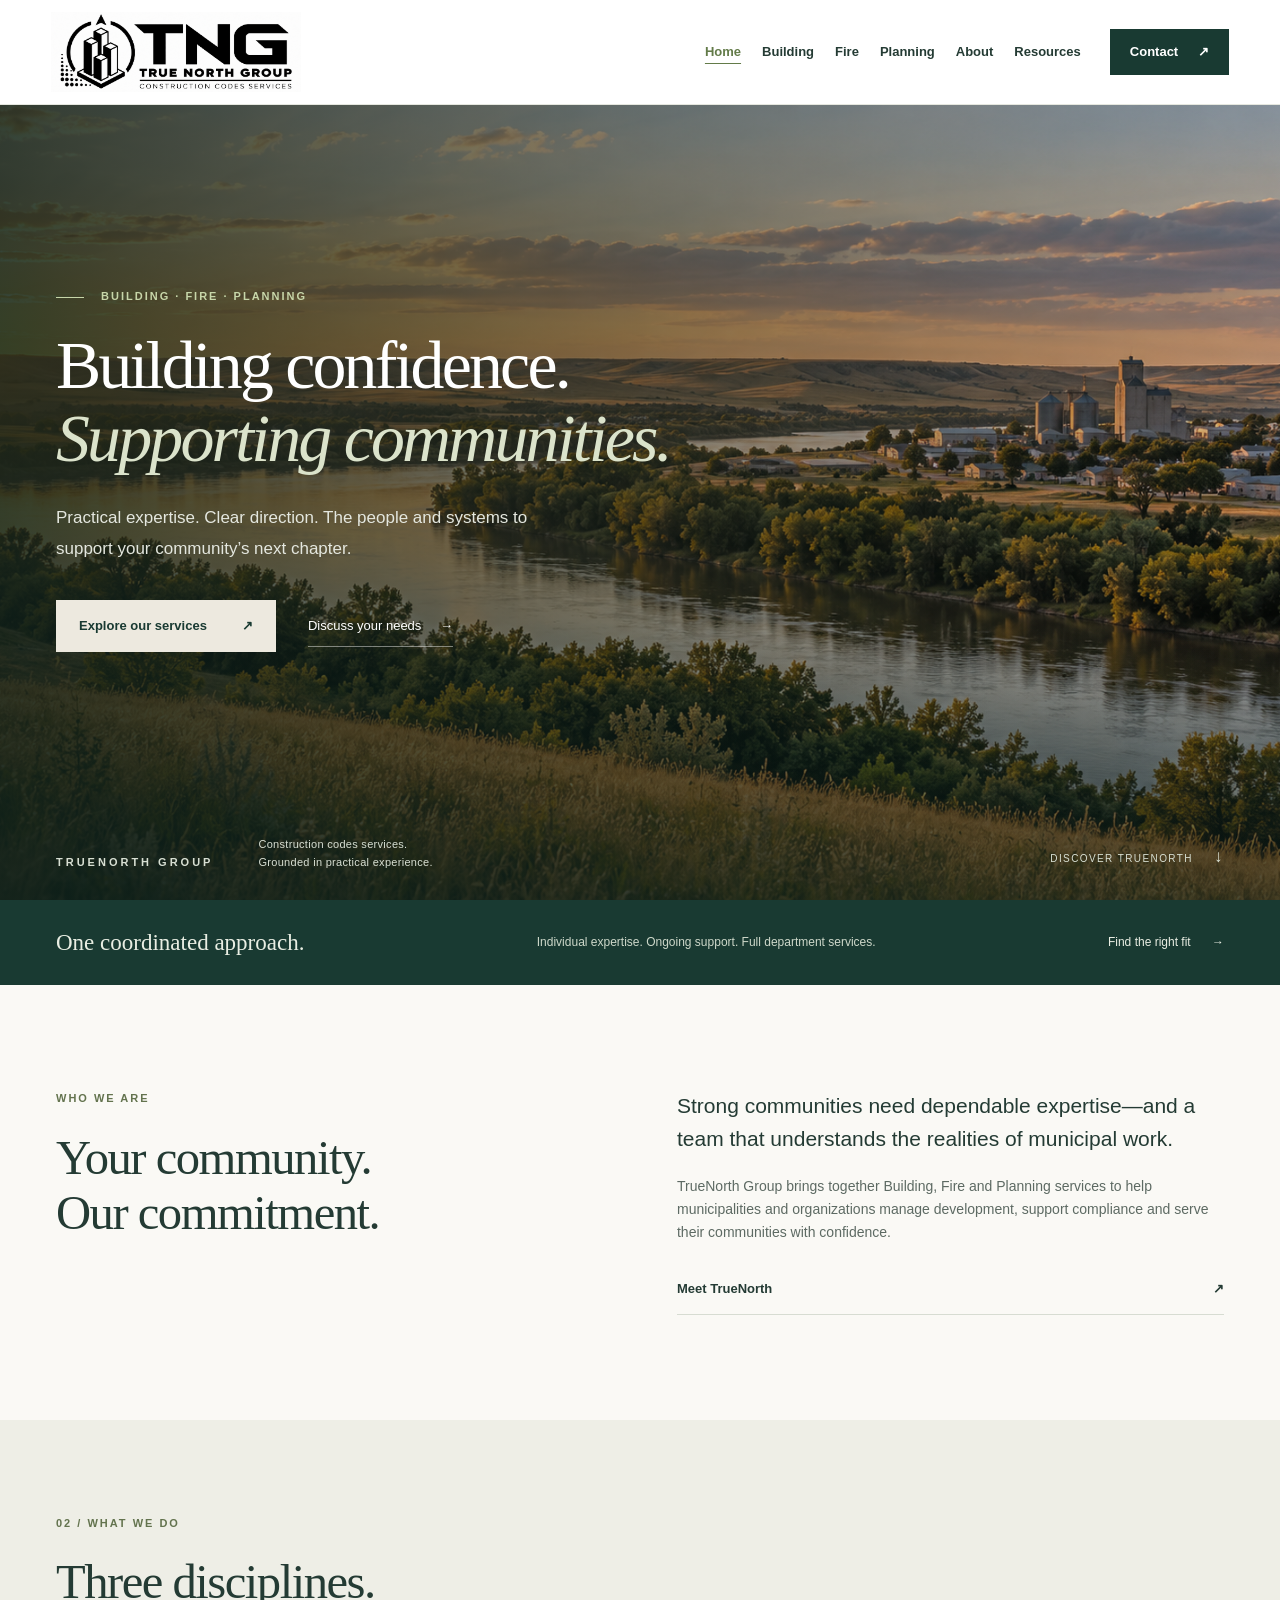
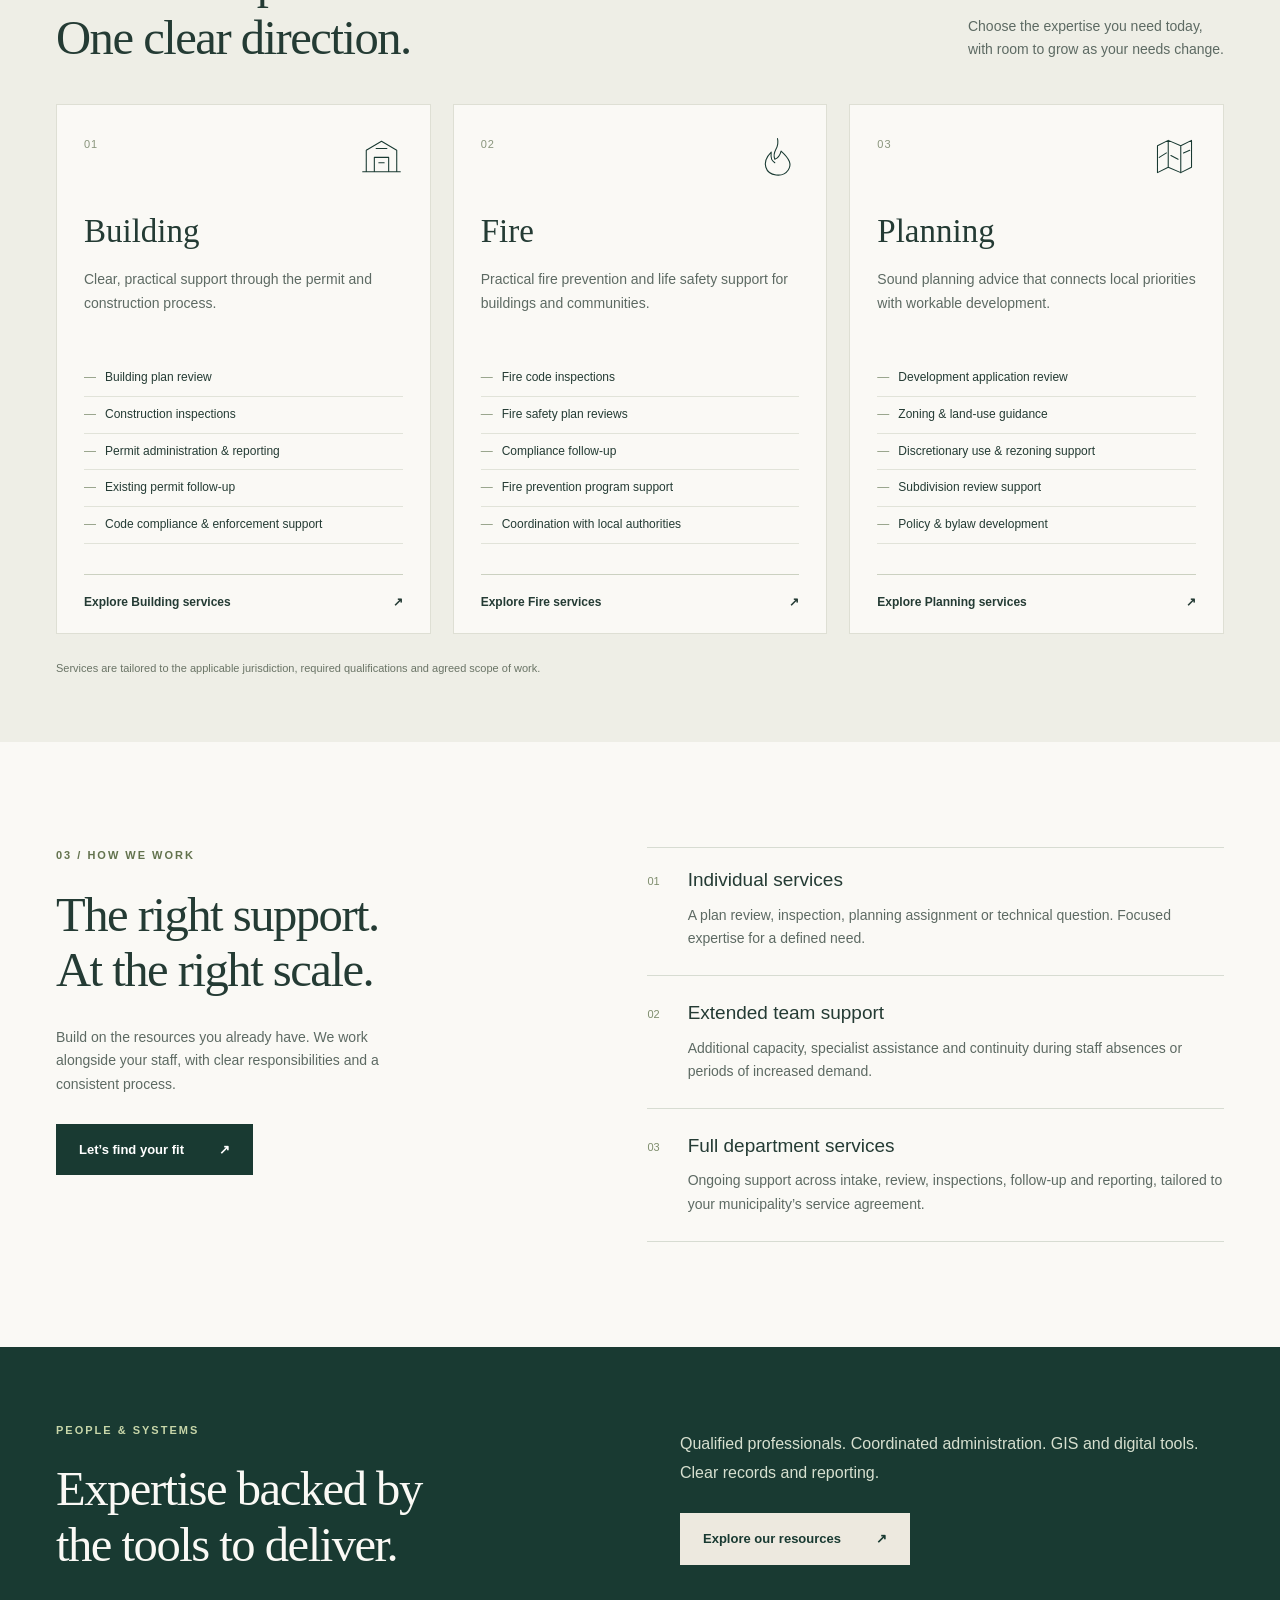
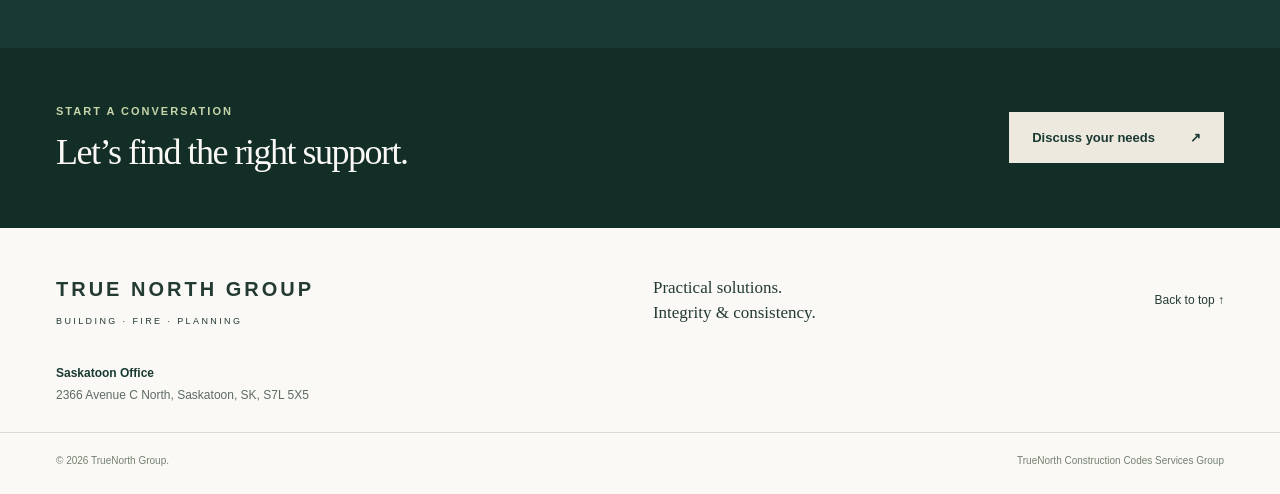
<file: index.html>
<!doctype html>
<html lang="en-CA">
<head>
<meta charset="utf-8"><meta name="viewport" content="width=device-width,initial-scale=1">
<title>Building · Fire · Planning | TrueNorth Group</title>
<meta name="description" content="Practical construction codes services and coordinated municipal support. Building confidence. Supporting communities.">
<meta name="theme-color" content="#193a32"><meta property="og:title" content="Building · Fire · Planning | TrueNorth Group"><meta property="og:description" content="Practical construction codes services and coordinated municipal support. Building confidence. Supporting communities."><meta property="og:type" content="website">
<link rel="icon" href="assets/favicon.svg" type="image/svg+xml"><link rel="stylesheet" href="styles.css">
</head>
<body id="top"><a class="skip" href="#main">Skip to content</a><header class="header"><a class="brand" href="index.html" aria-label="TrueNorth Group home"><span class="logo-window"><img src="assets/truenorth-logo.png" alt="TNG — True North Group, Construction Codes Services" width="1774" height="887"></span></a><nav aria-label="Main navigation" id="nav"><a aria-current="page" href="index.html">Home</a><a href="building.html">Building</a><a href="fire.html">Fire</a><a href="planning.html">Planning</a><a href="about.html">About</a><a href="resources.html">Resources</a><a href="contact.html" class="nav-contact">Contact <span aria-hidden="true">↗</span></a></nav><button class="menu-toggle" aria-expanded="false" aria-controls="nav" aria-label="Open navigation">Menu <span aria-hidden="true">☰</span></button></header>
<main id="main"><section class="hero" aria-labelledby="hero-title"><div class="hero-shade"></div><div class="hero-content wrap"><p class="eyebrow light"><span></span> BUILDING · FIRE · PLANNING</p><h1 id="hero-title">Building confidence.<br><em>Supporting communities.</em></h1><p class="hero-description">Practical expertise. Clear direction. The people and systems to support your community’s next chapter.</p><div class="hero-actions"><a class="button cream" href="#services">Explore our services <span aria-hidden="true">↗</span></a><a class="text-link" href="contact.html">Discuss your needs <span aria-hidden="true">→</span></a></div></div><div class="hero-bottom wrap"><span>TRUENORTH GROUP</span><span>Construction codes services.<br>Grounded in practical experience.</span><a href="about.html" aria-label="Discover TrueNorth Group">DISCOVER TRUENORTH <span aria-hidden="true">↓</span></a></div></section><div class="intro-strip"><div class="wrap strip-inner"><span>One coordinated approach.</span><p>Individual expertise. Ongoing support. Full department services.</p><a href="#approach">Find the right fit <span aria-hidden="true">→</span></a></div></div><section class="section wrap about" id="about"><div><p class="eyebrow">WHO WE ARE</p><h2>Your community.<br>Our commitment.</h2></div><div class="about-copy"><p class="large-copy">Strong communities need dependable expertise—and a team that understands the realities of municipal work.</p><p>TrueNorth Group brings together Building, Fire and Planning services to help municipalities and organizations manage development, support compliance and serve their communities with confidence.</p><a class="partner-link" href="about.html">Meet TrueNorth <span aria-hidden="true">↗</span></a></div></section><section class="services-section" id="services"><div class="wrap"><div class="section-heading"><div><p class="eyebrow">02 / WHAT WE DO</p><h2>Three disciplines.<br>One clear direction.</h2></div><p>Choose the expertise you need today,<br>with room to grow as your needs change.</p></div><div class="service-grid">
<article class="service-card"><div class="service-top"><span class="service-number">01</span><svg viewBox="0 0 48 48" aria-hidden="true"><path d="M7 41V17l17-10 17 10v24M3 41h42M16 41V25h16v16M18 15h12M21 31h6"/></svg></div><h3>Building</h3><p>Clear, practical support through the permit and construction process.</p><ul><li>Building plan review</li><li>Construction inspections</li><li>Permit administration & reporting</li><li>Existing permit follow-up</li><li>Code compliance & enforcement support</li></ul><a class="service-page-link" href="building.html">Explore Building services <span aria-hidden="true">↗</span></a></article>
<article class="service-card"><div class="service-top"><span class="service-number">02</span><svg viewBox="0 0 48 48" aria-hidden="true"><path d="M24 4c3 12-7 13-3 23 3-1 6-5 7-9 10 9 12 15 8 21-6 9-22 7-25-3-2-7 2-13 6-17-1 8 1 10 4 12"/></svg></div><h3>Fire</h3><p>Practical fire prevention and life safety support for buildings and communities.</p><ul><li>Fire code inspections</li><li>Fire safety plan reviews</li><li>Compliance follow-up</li><li>Fire prevention program support</li><li>Coordination with local authorities</li></ul><a class="service-page-link" href="fire.html">Explore Fire services <span aria-hidden="true">↗</span></a></article>
<article class="service-card"><div class="service-top"><span class="service-number">03</span><svg viewBox="0 0 48 48" aria-hidden="true"><path d="m5 12 12-6 14 6 12-6v30l-12 6-14-6-12 6V12Zm12-6v30m14-24v30M7 25l8-5m5 3 8 4m6-7 7-3"/></svg></div><h3>Planning</h3><p>Sound planning advice that connects local priorities with workable development.</p><ul><li>Development application review</li><li>Zoning & land-use guidance</li><li>Discretionary use & rezoning support</li><li>Subdivision review support</li><li>Policy & bylaw development</li></ul><a class="service-page-link" href="planning.html">Explore Planning services <span aria-hidden="true">↗</span></a></article>
</div><p class="scope-note">Services are tailored to the applicable jurisdiction, required qualifications and agreed scope of work.</p></div></section><section class="section wrap approach" id="approach"><div><p class="eyebrow">03 / HOW WE WORK</p><h2>The right support.<br>At the right scale.</h2><p class="section-intro">Build on the resources you already have. We work alongside your staff, with clear responsibilities and a consistent process.</p><a class="button green" href="contact.html">Let’s find your fit <span aria-hidden="true">↗</span></a></div><div class="approach-list"><article><span>01</span><div><h3>Individual services</h3><p>A plan review, inspection, planning assignment or technical question. Focused expertise for a defined need.</p></div></article><article><span>02</span><div><h3>Extended team support</h3><p>Additional capacity, specialist assistance and continuity during staff absences or periods of increased demand.</p></div></article><article><span>03</span><div><h3>Full department services</h3><p>Ongoing support across intake, review, inspections, follow-up and reporting, tailored to your municipality’s service agreement.</p></div></article></div></section><section class="home-resources"><div class="wrap"><div><p class="eyebrow light">PEOPLE &amp; SYSTEMS</p><h2>Expertise backed by<br>the tools to deliver.</h2></div><div><p>Qualified professionals. Coordinated administration. GIS and digital tools. Clear records and reporting.</p><a class="button cream" href="resources.html">Explore our resources <span aria-hidden="true">↗</span></a></div></div></section><section class="page-cta"><div class="wrap"><div><p class="eyebrow light">START A CONVERSATION</p><h2>Let’s find the right support.</h2></div><a class="button cream" href="contact.html">Discuss your needs <span aria-hidden="true">↗</span></a></div></section></main><footer><div class="wrap footer-top"><div class="footer-wordmark">TRUE NORTH GROUP<span>BUILDING · FIRE · PLANNING</span></div><p>Practical solutions.<br>Integrity & consistency.</p><a href="#top">Back to top ↑</a></div><div class="wrap office-footer"><address><strong>Saskatoon Office</strong><br>2366 Avenue C North, Saskatoon, SK, S7L 5X5</address></div><div class="wrap footer-bottom"><span>© <span id="year">2026</span> TrueNorth Group.</span><span>TrueNorth Construction Codes Services Group</span></div></footer>
<script src="script.js"></script>
</body></html>
</file>
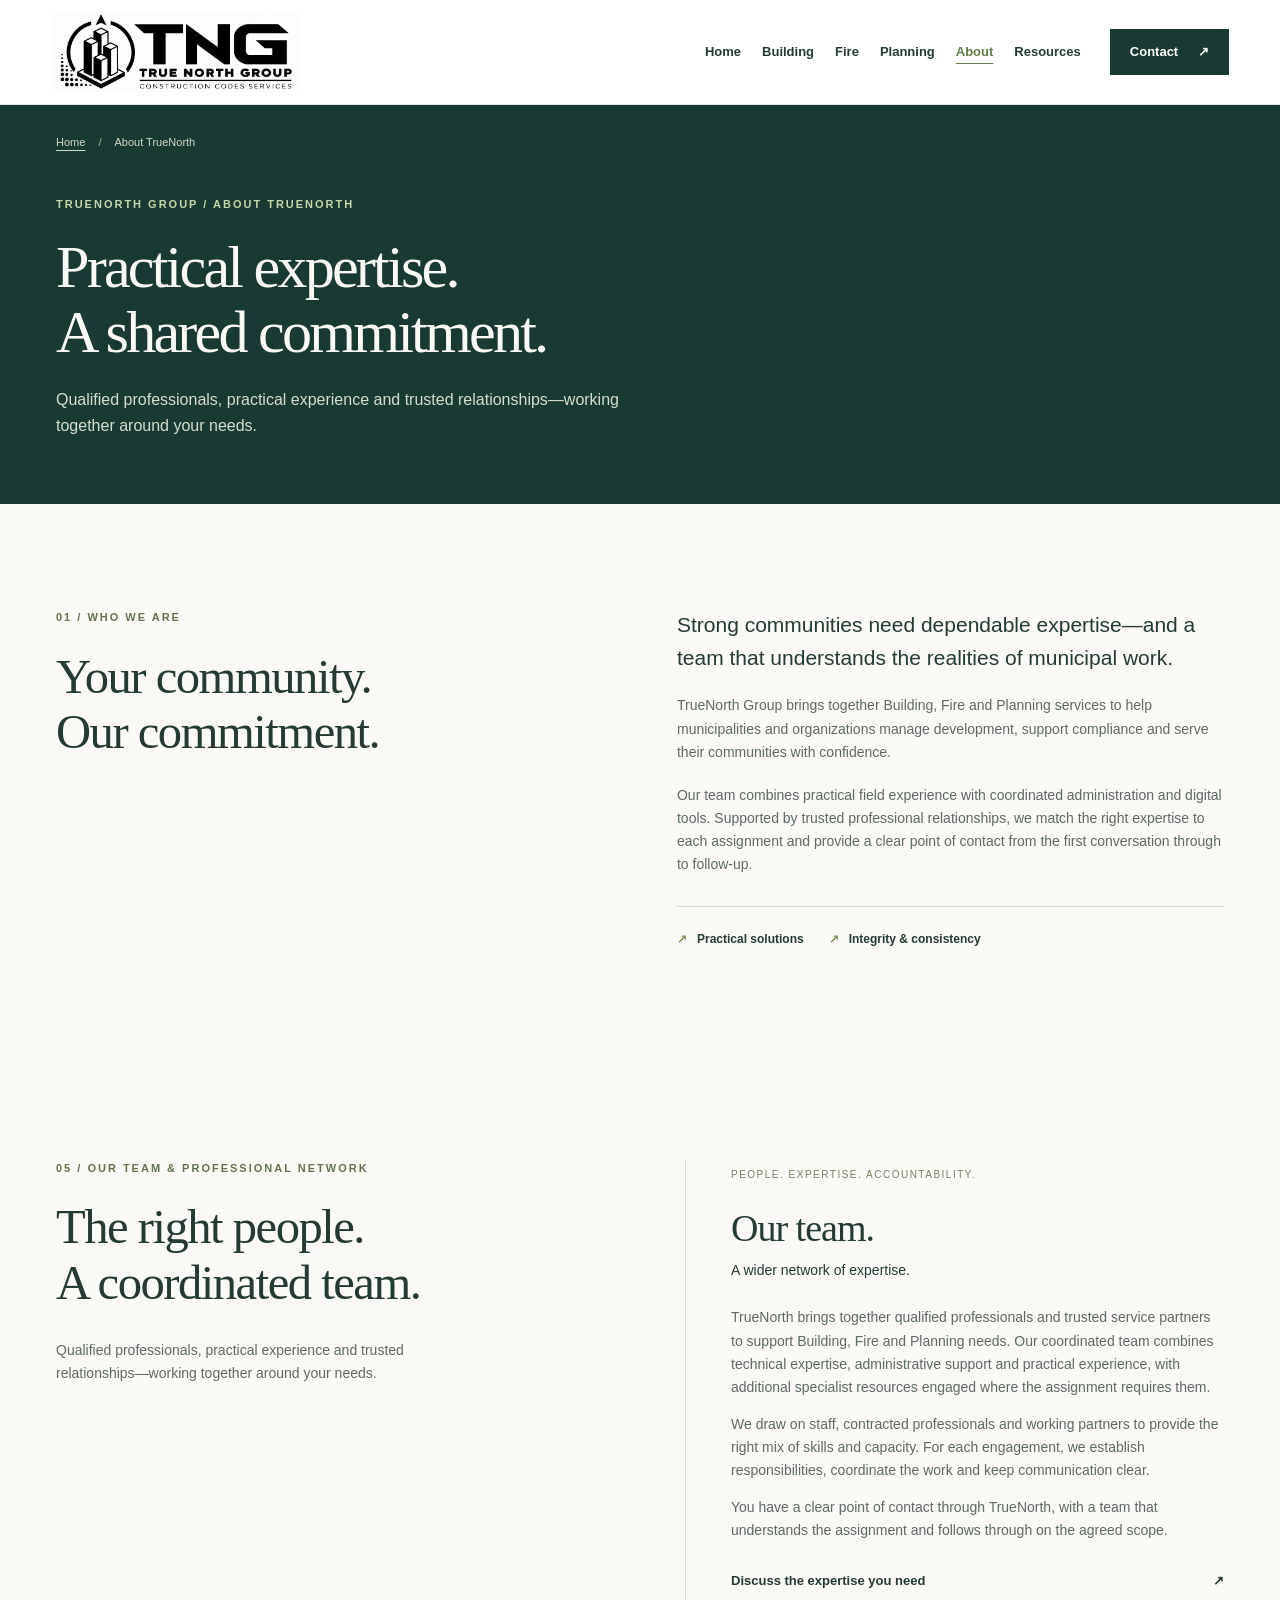
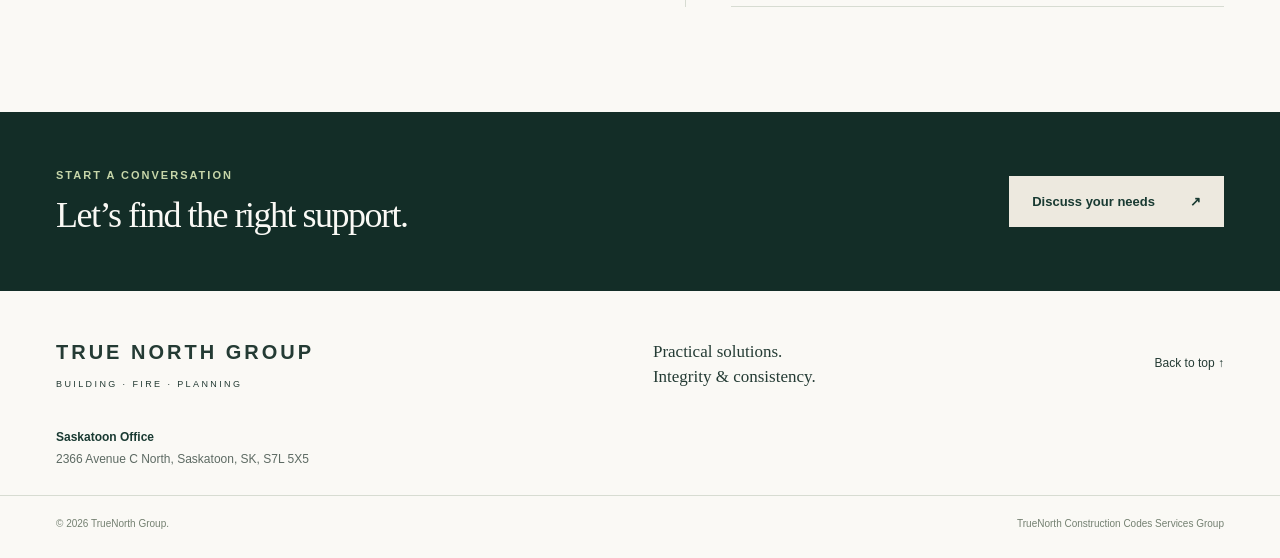
<file: about.html>
<!doctype html>
<html lang="en-CA">
<head>
<meta charset="utf-8"><meta name="viewport" content="width=device-width,initial-scale=1">
<title>About TrueNorth | TrueNorth Group</title>
<meta name="description" content="Our approach, qualified team and professional network supporting Building, Fire and Planning services.">
<meta name="theme-color" content="#193a32"><meta property="og:title" content="About TrueNorth | TrueNorth Group"><meta property="og:description" content="Our approach, qualified team and professional network supporting Building, Fire and Planning services."><meta property="og:type" content="website">
<link rel="icon" href="assets/favicon.svg" type="image/svg+xml"><link rel="stylesheet" href="styles.css">
</head>
<body id="top"><a class="skip" href="#main">Skip to content</a><header class="header"><a class="brand" href="index.html" aria-label="TrueNorth Group home"><span class="logo-window"><img src="assets/truenorth-logo.png" alt="TNG — True North Group, Construction Codes Services" width="1774" height="887"></span></a><nav aria-label="Main navigation" id="nav"><a href="index.html">Home</a><a href="building.html">Building</a><a href="fire.html">Fire</a><a href="planning.html">Planning</a><a aria-current="page" href="about.html">About</a><a href="resources.html">Resources</a><a href="contact.html" class="nav-contact">Contact <span aria-hidden="true">↗</span></a></nav><button class="menu-toggle" aria-expanded="false" aria-controls="nav" aria-label="Open navigation">Menu <span aria-hidden="true">☰</span></button></header>
<main id="main"><section class="page-hero"><div class="wrap"><p class="breadcrumbs"><a href="index.html">Home</a><span aria-hidden="true"> / </span>About TrueNorth</p><p class="eyebrow light">TRUENORTH GROUP / ABOUT TRUENORTH</p><h1>Practical expertise.<br>A shared commitment.</h1><p>Qualified professionals, practical experience and trusted relationships—working together around your needs.</p></div></section><section class="section wrap about" id="about"><div><p class="eyebrow">01 / WHO WE ARE</p><h2>Your community.<br>Our commitment.</h2></div><div class="about-copy"><p class="large-copy">Strong communities need dependable expertise—and a team that understands the realities of municipal work.</p><p>TrueNorth Group brings together Building, Fire and Planning services to help municipalities and organizations manage development, support compliance and serve their communities with confidence.</p><p>Our team combines practical field experience with coordinated administration and digital tools. Supported by trusted professional relationships, we match the right expertise to each assignment and provide a clear point of contact from the first conversation through to follow-up.</p><div class="values"><span>Practical solutions</span><span>Integrity & consistency</span></div></div></section><section class="section wrap partnership" id="team"><div><p class="eyebrow">05 / OUR TEAM &amp; PROFESSIONAL NETWORK</p><h2>The right people.<br>A coordinated team.</h2><p class="section-intro">Qualified professionals, practical experience and trusted relationships—working together around your needs.</p></div><div class="partner-panel"><span class="partner-label">PEOPLE. EXPERTISE. ACCOUNTABILITY.</span><h3 class="team-heading">Our team.<span>A wider network of expertise.</span></h3><p>TrueNorth brings together qualified professionals and trusted service partners to support Building, Fire and Planning needs. Our coordinated team combines technical expertise, administrative support and practical experience, with additional specialist resources engaged where the assignment requires them.</p><p>We draw on staff, contracted professionals and working partners to provide the right mix of skills and capacity. For each engagement, we establish responsibilities, coordinate the work and keep communication clear.</p><p>You have a clear point of contact through TrueNorth, with a team that understands the assignment and follows through on the agreed scope.</p><a class="partner-link" href="contact.html">Discuss the expertise you need <span aria-hidden="true">↗</span></a></div></section><section class="page-cta"><div class="wrap"><div><p class="eyebrow light">START A CONVERSATION</p><h2>Let’s find the right support.</h2></div><a class="button cream" href="contact.html">Discuss your needs <span aria-hidden="true">↗</span></a></div></section></main><footer><div class="wrap footer-top"><div class="footer-wordmark">TRUE NORTH GROUP<span>BUILDING · FIRE · PLANNING</span></div><p>Practical solutions.<br>Integrity & consistency.</p><a href="#top">Back to top ↑</a></div><div class="wrap office-footer"><address><strong>Saskatoon Office</strong><br>2366 Avenue C North, Saskatoon, SK, S7L 5X5</address></div><div class="wrap footer-bottom"><span>© <span id="year">2026</span> TrueNorth Group.</span><span>TrueNorth Construction Codes Services Group</span></div></footer>
<script src="script.js"></script>
</body></html>
</file>
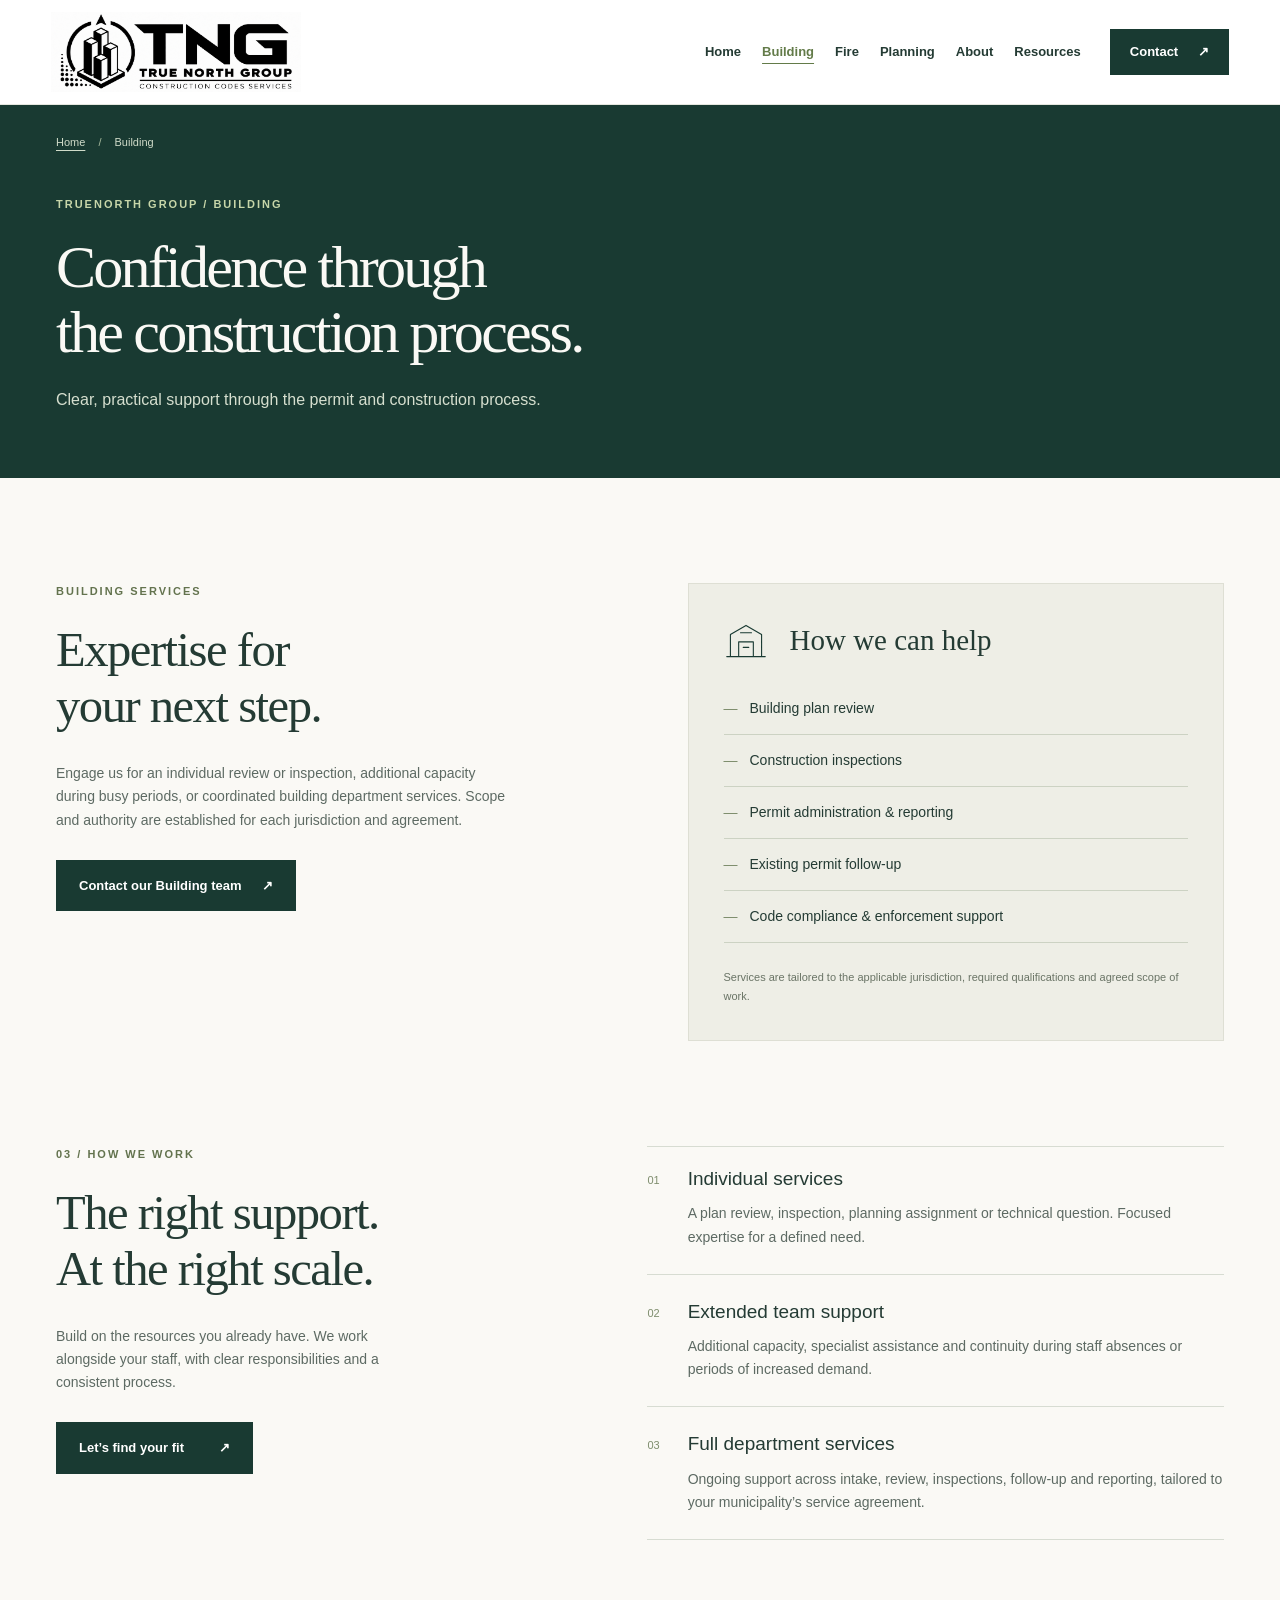
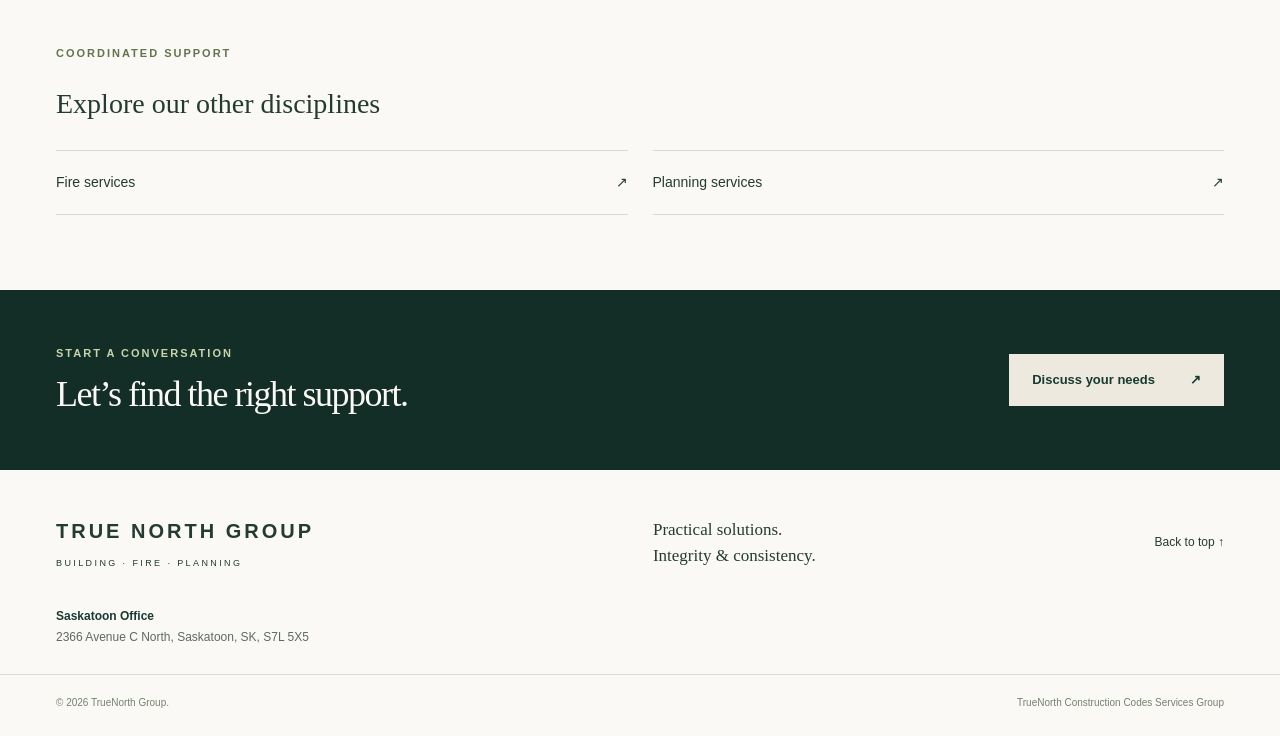
<file: building.html>
<!doctype html>
<html lang="en-CA">
<head>
<meta charset="utf-8"><meta name="viewport" content="width=device-width,initial-scale=1">
<title>Building Services | TrueNorth Group</title>
<meta name="description" content="Clear, practical support through the permit and construction process.">
<meta name="theme-color" content="#193a32"><meta property="og:title" content="Building Services | TrueNorth Group"><meta property="og:description" content="Clear, practical support through the permit and construction process."><meta property="og:type" content="website">
<link rel="icon" href="assets/favicon.svg" type="image/svg+xml"><link rel="stylesheet" href="styles.css">
</head>
<body id="top"><a class="skip" href="#main">Skip to content</a><header class="header"><a class="brand" href="index.html" aria-label="TrueNorth Group home"><span class="logo-window"><img src="assets/truenorth-logo.png" alt="TNG — True North Group, Construction Codes Services" width="1774" height="887"></span></a><nav aria-label="Main navigation" id="nav"><a href="index.html">Home</a><a aria-current="page" href="building.html">Building</a><a href="fire.html">Fire</a><a href="planning.html">Planning</a><a href="about.html">About</a><a href="resources.html">Resources</a><a href="contact.html" class="nav-contact">Contact <span aria-hidden="true">↗</span></a></nav><button class="menu-toggle" aria-expanded="false" aria-controls="nav" aria-label="Open navigation">Menu <span aria-hidden="true">☰</span></button></header>
<main id="main"><section class="page-hero"><div class="wrap"><p class="breadcrumbs"><a href="index.html">Home</a><span aria-hidden="true"> / </span>Building</p><p class="eyebrow light">TRUENORTH GROUP / BUILDING</p><h1>Confidence through<br>the construction process.</h1><p>Clear, practical support through the permit and construction process.</p></div></section><section class="section wrap service-detail"><div><p class="eyebrow">BUILDING SERVICES</p><h2>Expertise for<br>your next step.</h2><p class="section-intro">Engage us for an individual review or inspection, additional capacity during busy periods, or coordinated building department services. Scope and authority are established for each jurisdiction and agreement.</p><a class="button green" href="mailto:Building@tn-g.ca">Contact our Building team <span aria-hidden="true">↗</span></a></div><div class="service-offering"><div class="offering-title"><svg viewBox="0 0 48 48" aria-hidden="true"><path d="M7 41V17l17-10 17 10v24M3 41h42M16 41V25h16v16M18 15h12M21 31h6"/></svg><h3>How we can help</h3></div><ul><li>Building plan review</li><li>Construction inspections</li><li>Permit administration & reporting</li><li>Existing permit follow-up</li><li>Code compliance & enforcement support</li></ul><p class="scope-note">Services are tailored to the applicable jurisdiction, required qualifications and agreed scope of work.</p></div></section><section class="section wrap approach" id="approach"><div><p class="eyebrow">03 / HOW WE WORK</p><h2>The right support.<br>At the right scale.</h2><p class="section-intro">Build on the resources you already have. We work alongside your staff, with clear responsibilities and a consistent process.</p><a class="button green" href="contact.html">Let’s find your fit <span aria-hidden="true">↗</span></a></div><div class="approach-list"><article><span>01</span><div><h3>Individual services</h3><p>A plan review, inspection, planning assignment or technical question. Focused expertise for a defined need.</p></div></article><article><span>02</span><div><h3>Extended team support</h3><p>Additional capacity, specialist assistance and continuity during staff absences or periods of increased demand.</p></div></article><article><span>03</span><div><h3>Full department services</h3><p>Ongoing support across intake, review, inspections, follow-up and reporting, tailored to your municipality’s service agreement.</p></div></article></div></section><section class="related-services wrap"><p class="eyebrow">COORDINATED SUPPORT</p><h3>Explore our other disciplines</h3><div><a href="fire.html">Fire services <span aria-hidden="true">↗</span></a><a href="planning.html">Planning services <span aria-hidden="true">↗</span></a></div></section><section class="page-cta"><div class="wrap"><div><p class="eyebrow light">START A CONVERSATION</p><h2>Let’s find the right support.</h2></div><a class="button cream" href="contact.html">Discuss your needs <span aria-hidden="true">↗</span></a></div></section></main><footer><div class="wrap footer-top"><div class="footer-wordmark">TRUE NORTH GROUP<span>BUILDING · FIRE · PLANNING</span></div><p>Practical solutions.<br>Integrity & consistency.</p><a href="#top">Back to top ↑</a></div><div class="wrap office-footer"><address><strong>Saskatoon Office</strong><br>2366 Avenue C North, Saskatoon, SK, S7L 5X5</address></div><div class="wrap footer-bottom"><span>© <span id="year">2026</span> TrueNorth Group.</span><span>TrueNorth Construction Codes Services Group</span></div></footer>
<script src="script.js"></script>
</body></html>
</file>
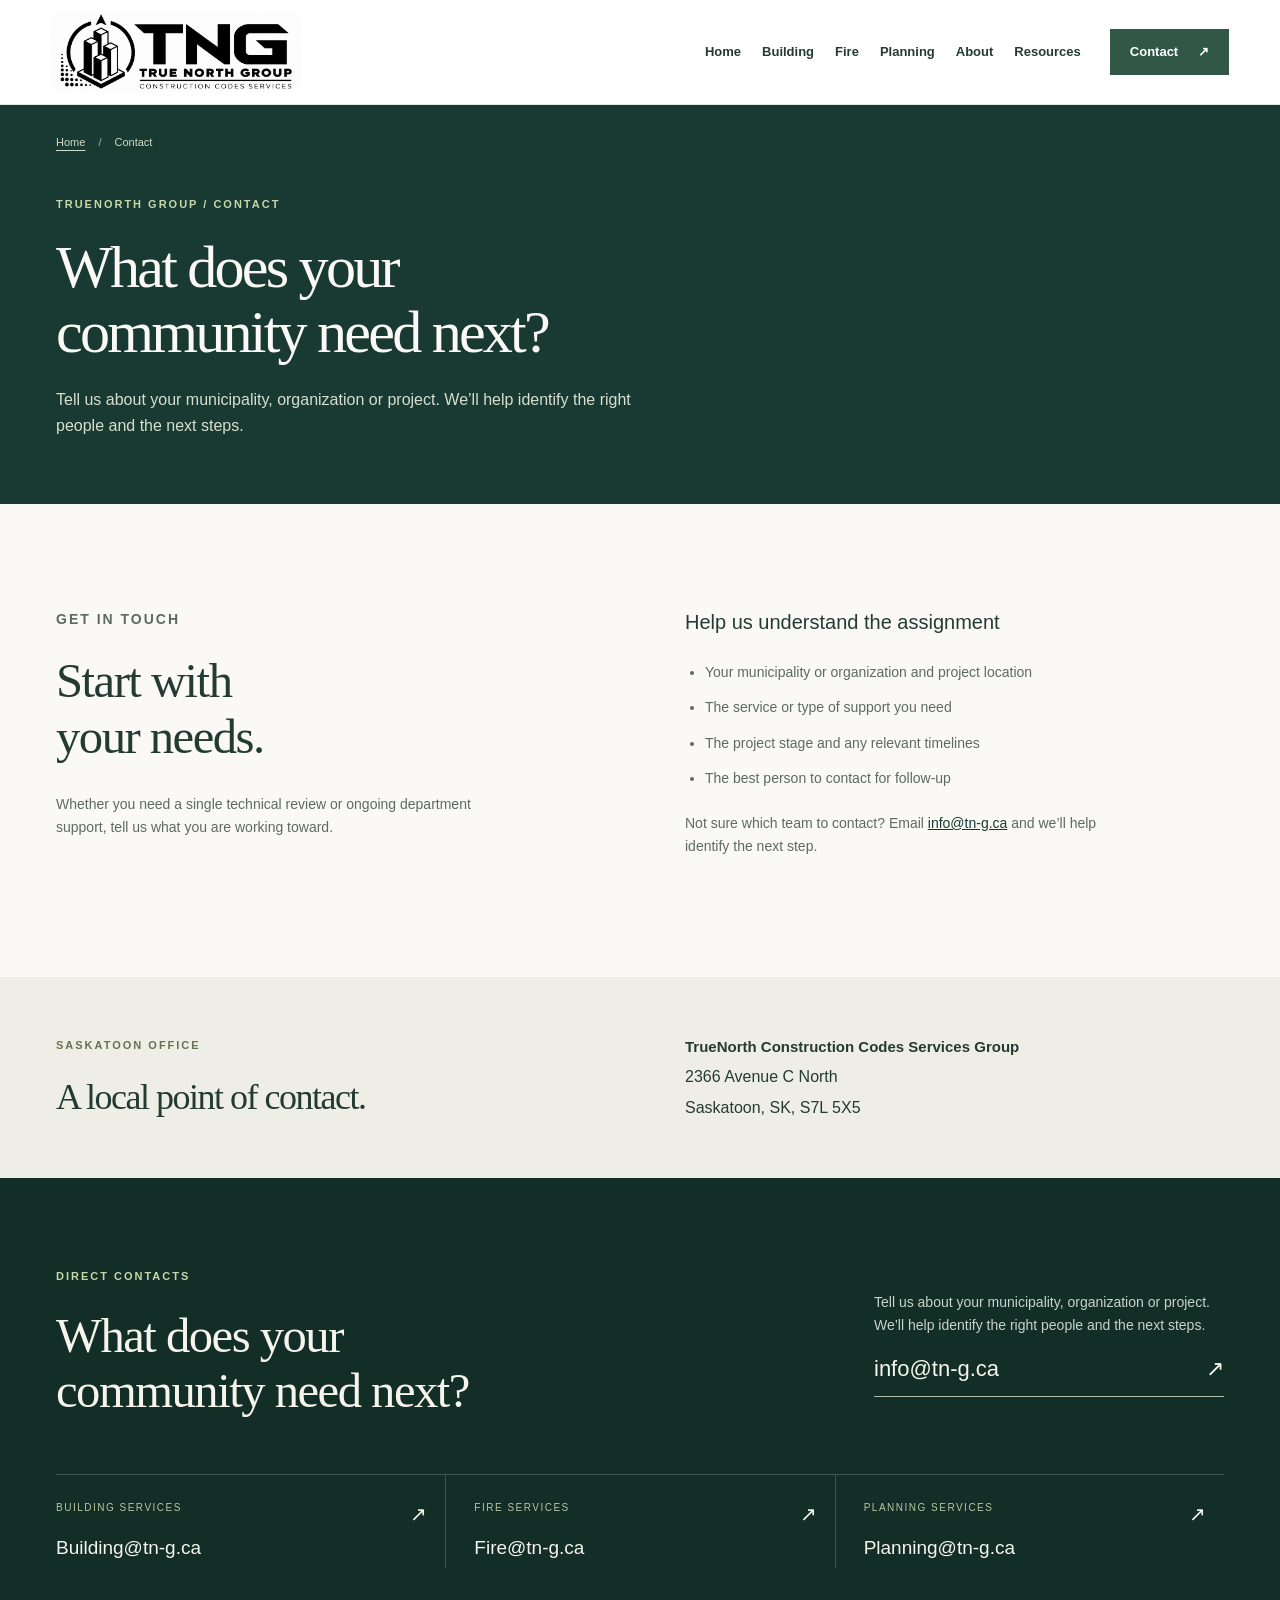
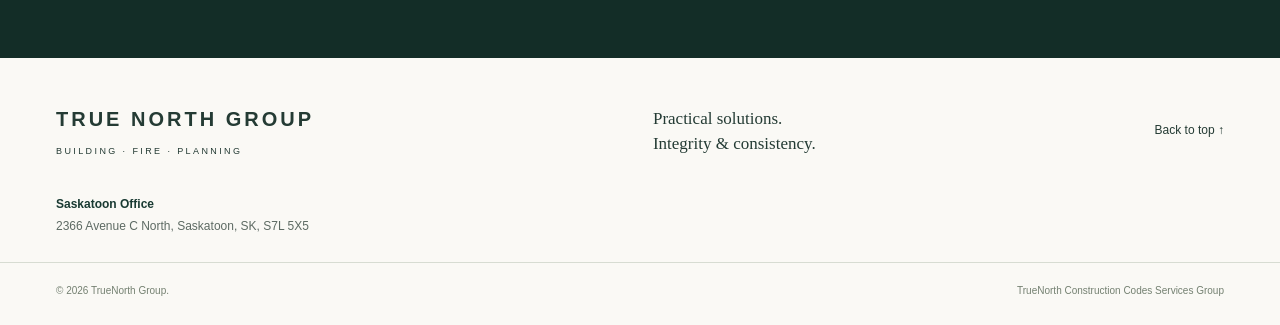
<file: contact.html>
<!doctype html>
<html lang="en-CA">
<head>
<meta charset="utf-8"><meta name="viewport" content="width=device-width,initial-scale=1">
<title>Contact | TrueNorth Group</title>
<meta name="description" content="Contact TrueNorth Group for Building, Fire, Planning or general enquiries.">
<meta name="theme-color" content="#193a32"><meta property="og:title" content="Contact | TrueNorth Group"><meta property="og:description" content="Contact TrueNorth Group for Building, Fire, Planning or general enquiries."><meta property="og:type" content="website">
<link rel="icon" href="assets/favicon.svg" type="image/svg+xml"><link rel="stylesheet" href="styles.css">
</head>
<body id="top"><a class="skip" href="#main">Skip to content</a><header class="header"><a class="brand" href="index.html" aria-label="TrueNorth Group home"><span class="logo-window"><img src="assets/truenorth-logo.png" alt="TNG — True North Group, Construction Codes Services" width="1774" height="887"></span></a><nav aria-label="Main navigation" id="nav"><a href="index.html">Home</a><a href="building.html">Building</a><a href="fire.html">Fire</a><a href="planning.html">Planning</a><a href="about.html">About</a><a href="resources.html">Resources</a><a aria-current="page" href="contact.html" class="nav-contact">Contact <span aria-hidden="true">↗</span></a></nav><button class="menu-toggle" aria-expanded="false" aria-controls="nav" aria-label="Open navigation">Menu <span aria-hidden="true">☰</span></button></header>
<main id="main"><section class="page-hero"><div class="wrap"><p class="breadcrumbs"><a href="index.html">Home</a><span aria-hidden="true"> / </span>Contact</p><p class="eyebrow light">TRUENORTH GROUP / CONTACT</p><h1>What does your<br>community need next?</h1><p>Tell us about your municipality, organization or project. We’ll help identify the right people and the next steps.</p></div></section><section class="section wrap contact-guide"><div><p class="eyebrow">GET IN TOUCH</p><h2>Start with<br>your needs.</h2><p>Whether you need a single technical review or ongoing department support, tell us what you are working toward.</p></div><div><h3>Help us understand the assignment</h3><ul><li>Your municipality or organization and project location</li><li>The service or type of support you need</li><li>The project stage and any relevant timelines</li><li>The best person to contact for follow-up</li></ul><p>Not sure which team to contact? Email <a href="mailto:info@tn-g.ca">info@tn-g.ca</a> and we’ll help identify the next step.</p></div></section><section class="office-section"><div class="wrap"><div><p class="eyebrow">SASKATOON OFFICE</p><h2>A local point of contact.</h2></div><address><strong>TrueNorth Construction Codes Services Group</strong><br>2366 Avenue C North<br>Saskatoon, SK, S7L 5X5</address></div></section><section class="contact-section" id="contact"><div class="wrap"><div class="section-heading"><div><p class="eyebrow light">DIRECT CONTACTS</p><h2>What does your<br>community need next?</h2></div><div class="contact-intro"><p>Tell us about your municipality, organization or project. We’ll help identify the right people and the next steps.</p><a class="general-contact" href="mailto:info@tn-g.ca">info@tn-g.ca <span aria-hidden="true">↗</span></a></div></div><div class="contact-grid"><a href="mailto:Building@tn-g.ca"><span>BUILDING SERVICES</span><strong>Building@tn-g.ca</strong><i aria-hidden="true">↗</i></a><a href="mailto:Fire@tn-g.ca"><span>FIRE SERVICES</span><strong>Fire@tn-g.ca</strong><i aria-hidden="true">↗</i></a><a href="mailto:Planning@tn-g.ca"><span>PLANNING SERVICES</span><strong>Planning@tn-g.ca</strong><i aria-hidden="true">↗</i></a></div></div></section></main><footer><div class="wrap footer-top"><div class="footer-wordmark">TRUE NORTH GROUP<span>BUILDING · FIRE · PLANNING</span></div><p>Practical solutions.<br>Integrity & consistency.</p><a href="#top">Back to top ↑</a></div><div class="wrap office-footer"><address><strong>Saskatoon Office</strong><br>2366 Avenue C North, Saskatoon, SK, S7L 5X5</address></div><div class="wrap footer-bottom"><span>© <span id="year">2026</span> TrueNorth Group.</span><span>TrueNorth Construction Codes Services Group</span></div></footer>
<script src="script.js"></script>
</body></html>
</file>
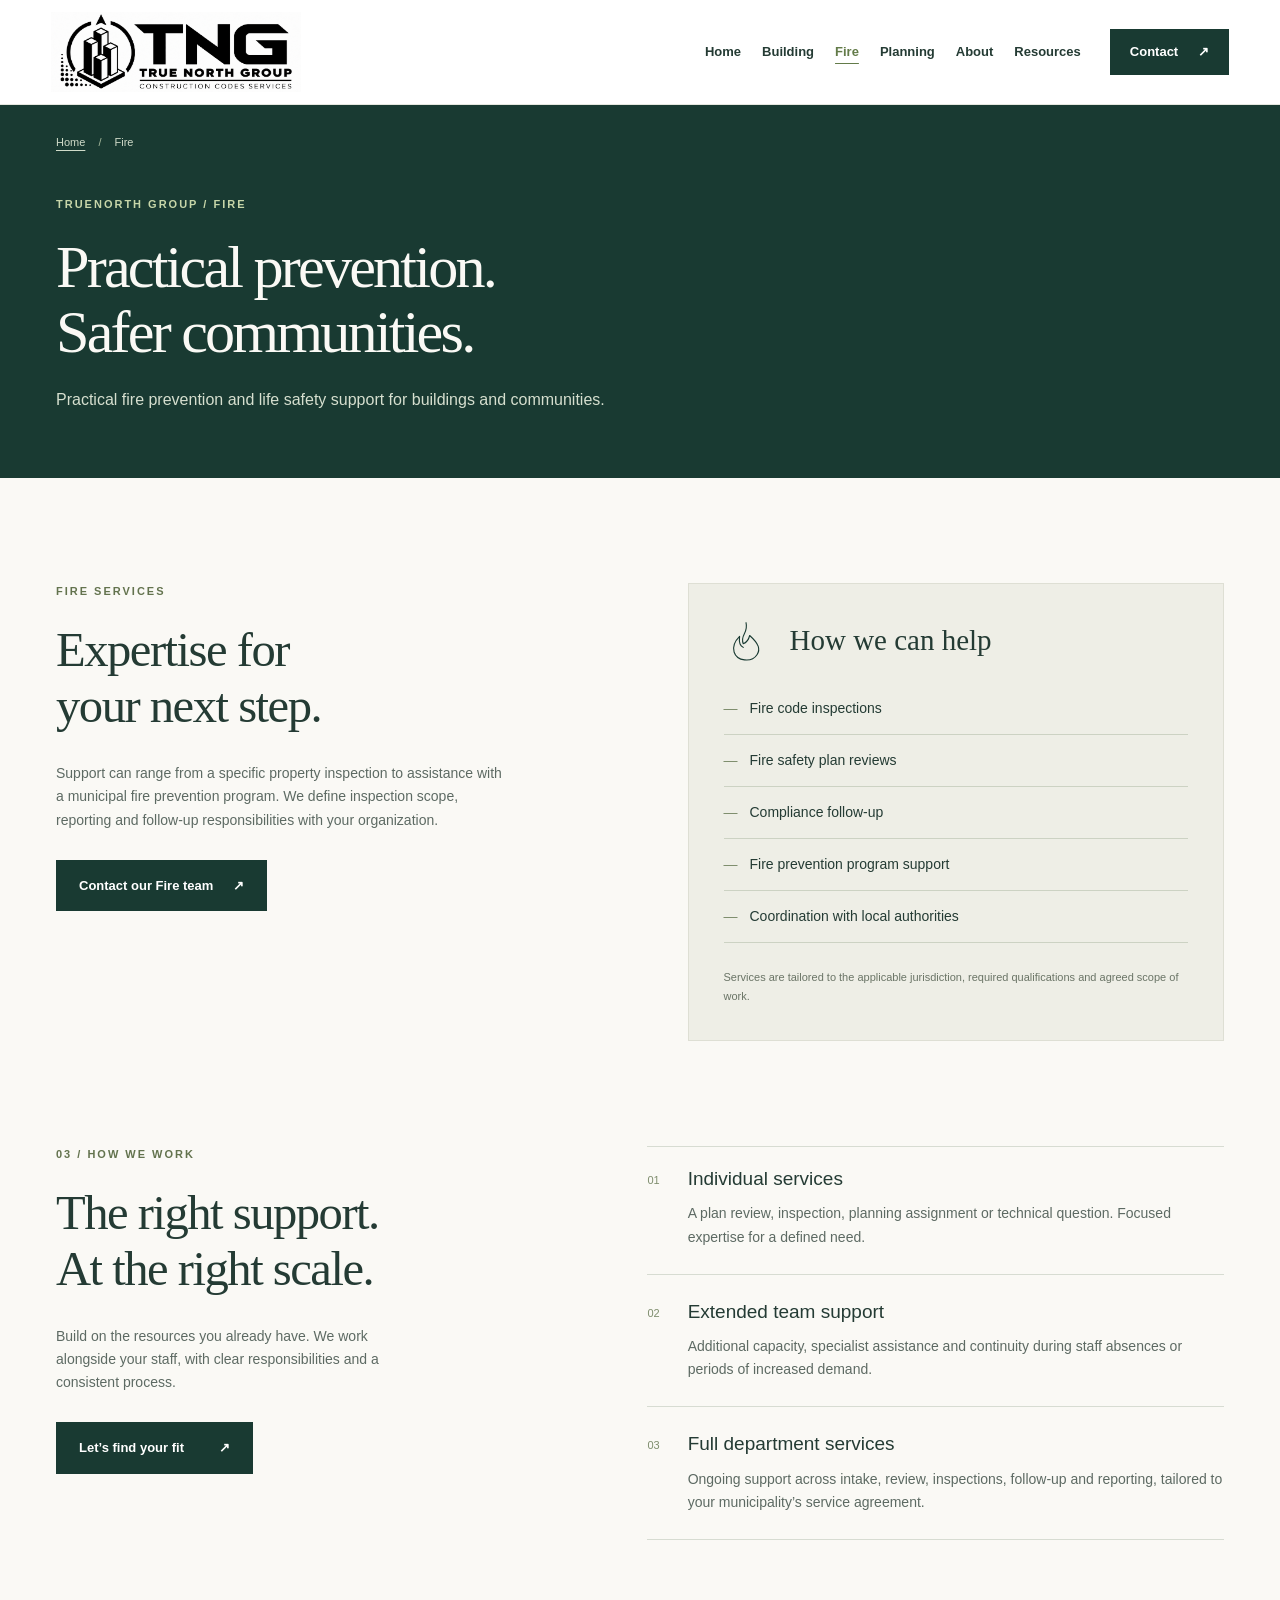
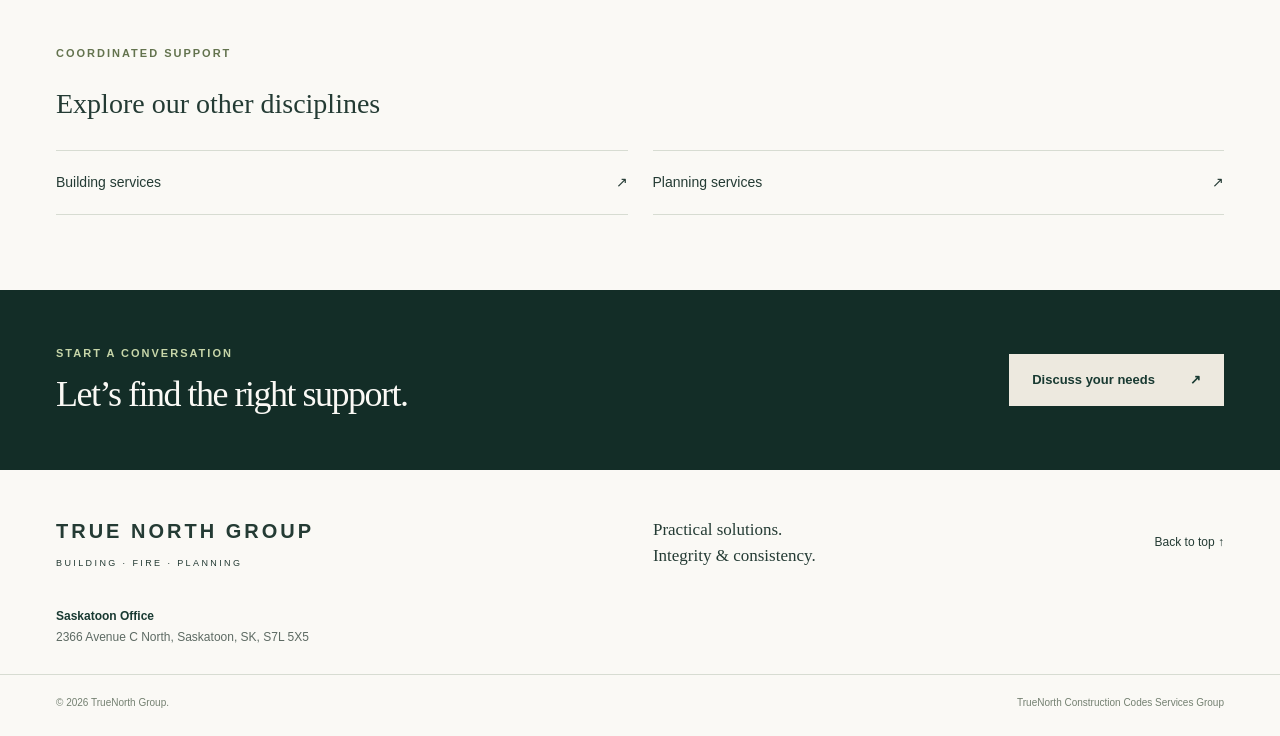
<file: fire.html>
<!doctype html>
<html lang="en-CA">
<head>
<meta charset="utf-8"><meta name="viewport" content="width=device-width,initial-scale=1">
<title>Fire Services | TrueNorth Group</title>
<meta name="description" content="Practical fire prevention and life safety support for buildings and communities.">
<meta name="theme-color" content="#193a32"><meta property="og:title" content="Fire Services | TrueNorth Group"><meta property="og:description" content="Practical fire prevention and life safety support for buildings and communities."><meta property="og:type" content="website">
<link rel="icon" href="assets/favicon.svg" type="image/svg+xml"><link rel="stylesheet" href="styles.css">
</head>
<body id="top"><a class="skip" href="#main">Skip to content</a><header class="header"><a class="brand" href="index.html" aria-label="TrueNorth Group home"><span class="logo-window"><img src="assets/truenorth-logo.png" alt="TNG — True North Group, Construction Codes Services" width="1774" height="887"></span></a><nav aria-label="Main navigation" id="nav"><a href="index.html">Home</a><a href="building.html">Building</a><a aria-current="page" href="fire.html">Fire</a><a href="planning.html">Planning</a><a href="about.html">About</a><a href="resources.html">Resources</a><a href="contact.html" class="nav-contact">Contact <span aria-hidden="true">↗</span></a></nav><button class="menu-toggle" aria-expanded="false" aria-controls="nav" aria-label="Open navigation">Menu <span aria-hidden="true">☰</span></button></header>
<main id="main"><section class="page-hero"><div class="wrap"><p class="breadcrumbs"><a href="index.html">Home</a><span aria-hidden="true"> / </span>Fire</p><p class="eyebrow light">TRUENORTH GROUP / FIRE</p><h1>Practical prevention.<br>Safer communities.</h1><p>Practical fire prevention and life safety support for buildings and communities.</p></div></section><section class="section wrap service-detail"><div><p class="eyebrow">FIRE SERVICES</p><h2>Expertise for<br>your next step.</h2><p class="section-intro">Support can range from a specific property inspection to assistance with a municipal fire prevention program. We define inspection scope, reporting and follow-up responsibilities with your organization.</p><a class="button green" href="mailto:Fire@tn-g.ca">Contact our Fire team <span aria-hidden="true">↗</span></a></div><div class="service-offering"><div class="offering-title"><svg viewBox="0 0 48 48" aria-hidden="true"><path d="M24 4c3 12-7 13-3 23 3-1 6-5 7-9 10 9 12 15 8 21-6 9-22 7-25-3-2-7 2-13 6-17-1 8 1 10 4 12"/></svg><h3>How we can help</h3></div><ul><li>Fire code inspections</li><li>Fire safety plan reviews</li><li>Compliance follow-up</li><li>Fire prevention program support</li><li>Coordination with local authorities</li></ul><p class="scope-note">Services are tailored to the applicable jurisdiction, required qualifications and agreed scope of work.</p></div></section><section class="section wrap approach" id="approach"><div><p class="eyebrow">03 / HOW WE WORK</p><h2>The right support.<br>At the right scale.</h2><p class="section-intro">Build on the resources you already have. We work alongside your staff, with clear responsibilities and a consistent process.</p><a class="button green" href="contact.html">Let’s find your fit <span aria-hidden="true">↗</span></a></div><div class="approach-list"><article><span>01</span><div><h3>Individual services</h3><p>A plan review, inspection, planning assignment or technical question. Focused expertise for a defined need.</p></div></article><article><span>02</span><div><h3>Extended team support</h3><p>Additional capacity, specialist assistance and continuity during staff absences or periods of increased demand.</p></div></article><article><span>03</span><div><h3>Full department services</h3><p>Ongoing support across intake, review, inspections, follow-up and reporting, tailored to your municipality’s service agreement.</p></div></article></div></section><section class="related-services wrap"><p class="eyebrow">COORDINATED SUPPORT</p><h3>Explore our other disciplines</h3><div><a href="building.html">Building services <span aria-hidden="true">↗</span></a><a href="planning.html">Planning services <span aria-hidden="true">↗</span></a></div></section><section class="page-cta"><div class="wrap"><div><p class="eyebrow light">START A CONVERSATION</p><h2>Let’s find the right support.</h2></div><a class="button cream" href="contact.html">Discuss your needs <span aria-hidden="true">↗</span></a></div></section></main><footer><div class="wrap footer-top"><div class="footer-wordmark">TRUE NORTH GROUP<span>BUILDING · FIRE · PLANNING</span></div><p>Practical solutions.<br>Integrity & consistency.</p><a href="#top">Back to top ↑</a></div><div class="wrap office-footer"><address><strong>Saskatoon Office</strong><br>2366 Avenue C North, Saskatoon, SK, S7L 5X5</address></div><div class="wrap footer-bottom"><span>© <span id="year">2026</span> TrueNorth Group.</span><span>TrueNorth Construction Codes Services Group</span></div></footer>
<script src="script.js"></script>
</body></html>
</file>
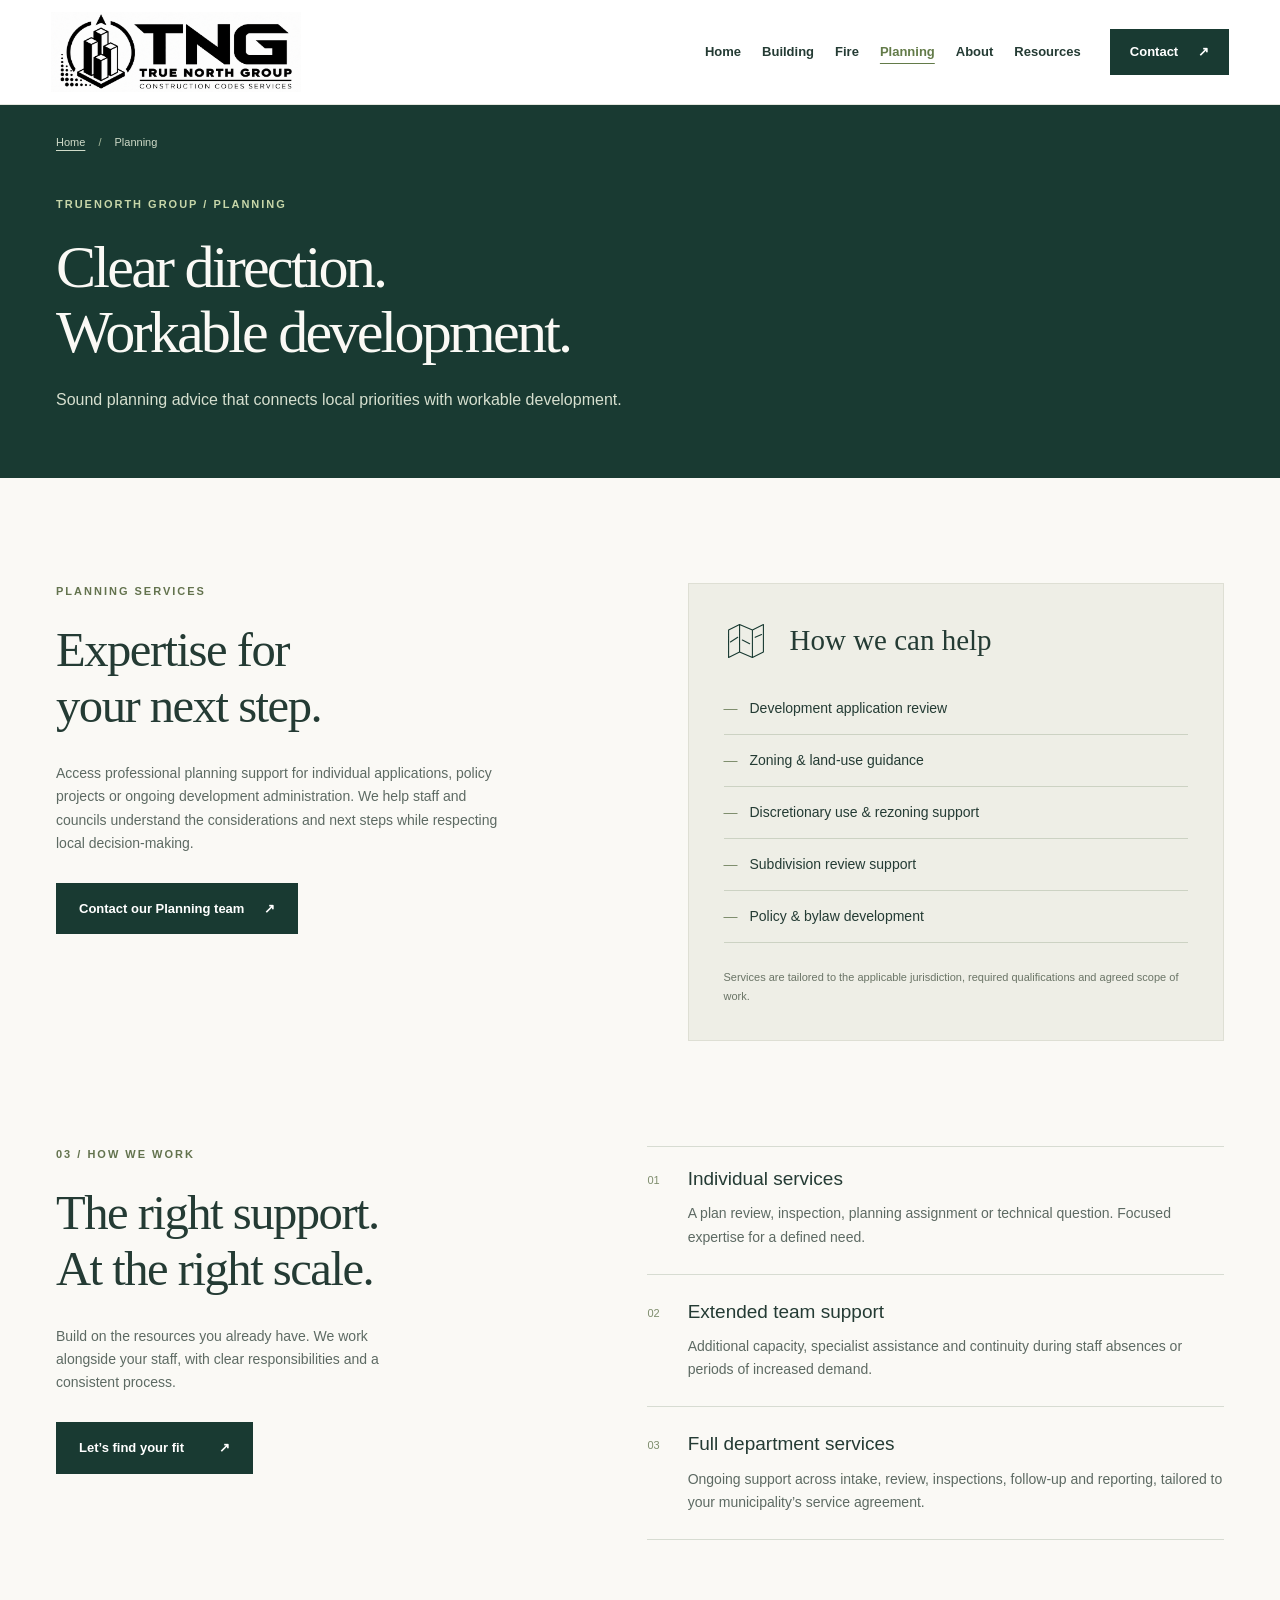
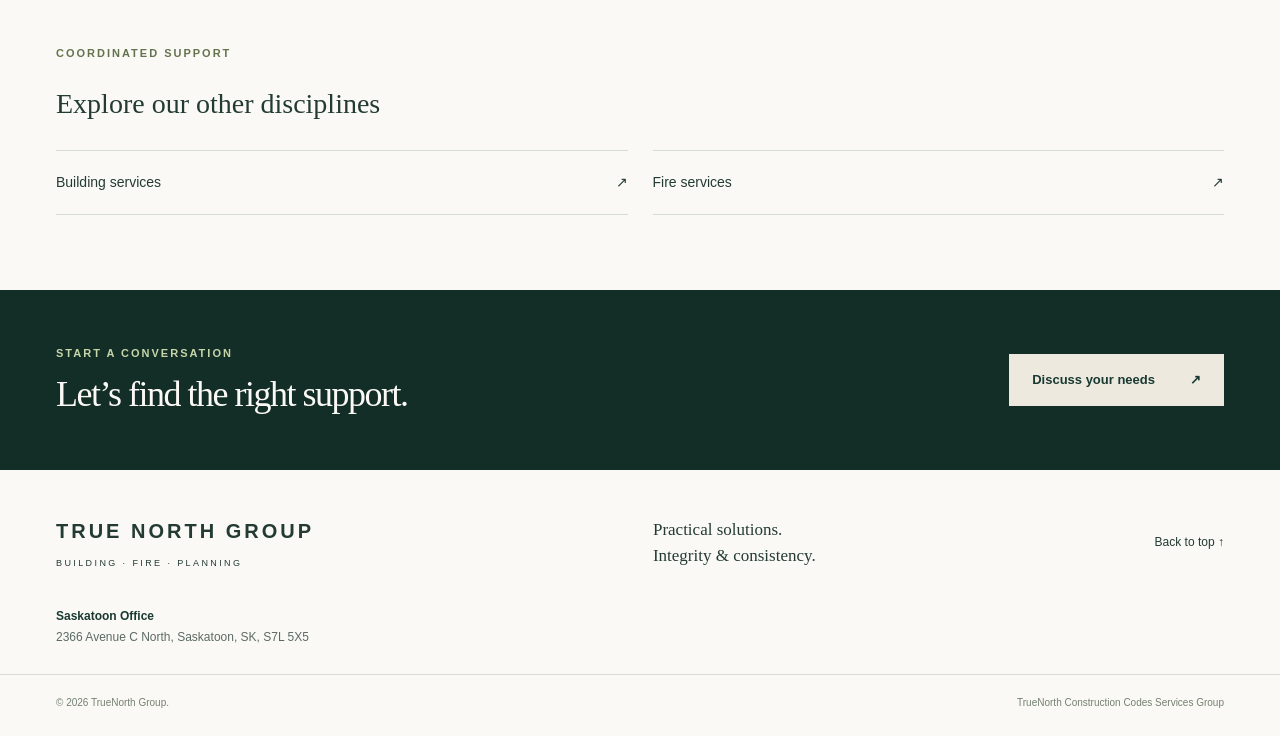
<file: planning.html>
<!doctype html>
<html lang="en-CA">
<head>
<meta charset="utf-8"><meta name="viewport" content="width=device-width,initial-scale=1">
<title>Planning Services | TrueNorth Group</title>
<meta name="description" content="Sound planning advice that connects local priorities with workable development.">
<meta name="theme-color" content="#193a32"><meta property="og:title" content="Planning Services | TrueNorth Group"><meta property="og:description" content="Sound planning advice that connects local priorities with workable development."><meta property="og:type" content="website">
<link rel="icon" href="assets/favicon.svg" type="image/svg+xml"><link rel="stylesheet" href="styles.css">
</head>
<body id="top"><a class="skip" href="#main">Skip to content</a><header class="header"><a class="brand" href="index.html" aria-label="TrueNorth Group home"><span class="logo-window"><img src="assets/truenorth-logo.png" alt="TNG — True North Group, Construction Codes Services" width="1774" height="887"></span></a><nav aria-label="Main navigation" id="nav"><a href="index.html">Home</a><a href="building.html">Building</a><a href="fire.html">Fire</a><a aria-current="page" href="planning.html">Planning</a><a href="about.html">About</a><a href="resources.html">Resources</a><a href="contact.html" class="nav-contact">Contact <span aria-hidden="true">↗</span></a></nav><button class="menu-toggle" aria-expanded="false" aria-controls="nav" aria-label="Open navigation">Menu <span aria-hidden="true">☰</span></button></header>
<main id="main"><section class="page-hero"><div class="wrap"><p class="breadcrumbs"><a href="index.html">Home</a><span aria-hidden="true"> / </span>Planning</p><p class="eyebrow light">TRUENORTH GROUP / PLANNING</p><h1>Clear direction.<br>Workable development.</h1><p>Sound planning advice that connects local priorities with workable development.</p></div></section><section class="section wrap service-detail"><div><p class="eyebrow">PLANNING SERVICES</p><h2>Expertise for<br>your next step.</h2><p class="section-intro">Access professional planning support for individual applications, policy projects or ongoing development administration. We help staff and councils understand the considerations and next steps while respecting local decision-making.</p><a class="button green" href="mailto:Planning@tn-g.ca">Contact our Planning team <span aria-hidden="true">↗</span></a></div><div class="service-offering"><div class="offering-title"><svg viewBox="0 0 48 48" aria-hidden="true"><path d="m5 12 12-6 14 6 12-6v30l-12 6-14-6-12 6V12Zm12-6v30m14-24v30M7 25l8-5m5 3 8 4m6-7 7-3"/></svg><h3>How we can help</h3></div><ul><li>Development application review</li><li>Zoning & land-use guidance</li><li>Discretionary use & rezoning support</li><li>Subdivision review support</li><li>Policy & bylaw development</li></ul><p class="scope-note">Services are tailored to the applicable jurisdiction, required qualifications and agreed scope of work.</p></div></section><section class="section wrap approach" id="approach"><div><p class="eyebrow">03 / HOW WE WORK</p><h2>The right support.<br>At the right scale.</h2><p class="section-intro">Build on the resources you already have. We work alongside your staff, with clear responsibilities and a consistent process.</p><a class="button green" href="contact.html">Let’s find your fit <span aria-hidden="true">↗</span></a></div><div class="approach-list"><article><span>01</span><div><h3>Individual services</h3><p>A plan review, inspection, planning assignment or technical question. Focused expertise for a defined need.</p></div></article><article><span>02</span><div><h3>Extended team support</h3><p>Additional capacity, specialist assistance and continuity during staff absences or periods of increased demand.</p></div></article><article><span>03</span><div><h3>Full department services</h3><p>Ongoing support across intake, review, inspections, follow-up and reporting, tailored to your municipality’s service agreement.</p></div></article></div></section><section class="related-services wrap"><p class="eyebrow">COORDINATED SUPPORT</p><h3>Explore our other disciplines</h3><div><a href="building.html">Building services <span aria-hidden="true">↗</span></a><a href="fire.html">Fire services <span aria-hidden="true">↗</span></a></div></section><section class="page-cta"><div class="wrap"><div><p class="eyebrow light">START A CONVERSATION</p><h2>Let’s find the right support.</h2></div><a class="button cream" href="contact.html">Discuss your needs <span aria-hidden="true">↗</span></a></div></section></main><footer><div class="wrap footer-top"><div class="footer-wordmark">TRUE NORTH GROUP<span>BUILDING · FIRE · PLANNING</span></div><p>Practical solutions.<br>Integrity & consistency.</p><a href="#top">Back to top ↑</a></div><div class="wrap office-footer"><address><strong>Saskatoon Office</strong><br>2366 Avenue C North, Saskatoon, SK, S7L 5X5</address></div><div class="wrap footer-bottom"><span>© <span id="year">2026</span> TrueNorth Group.</span><span>TrueNorth Construction Codes Services Group</span></div></footer>
<script src="script.js"></script>
</body></html>
</file>
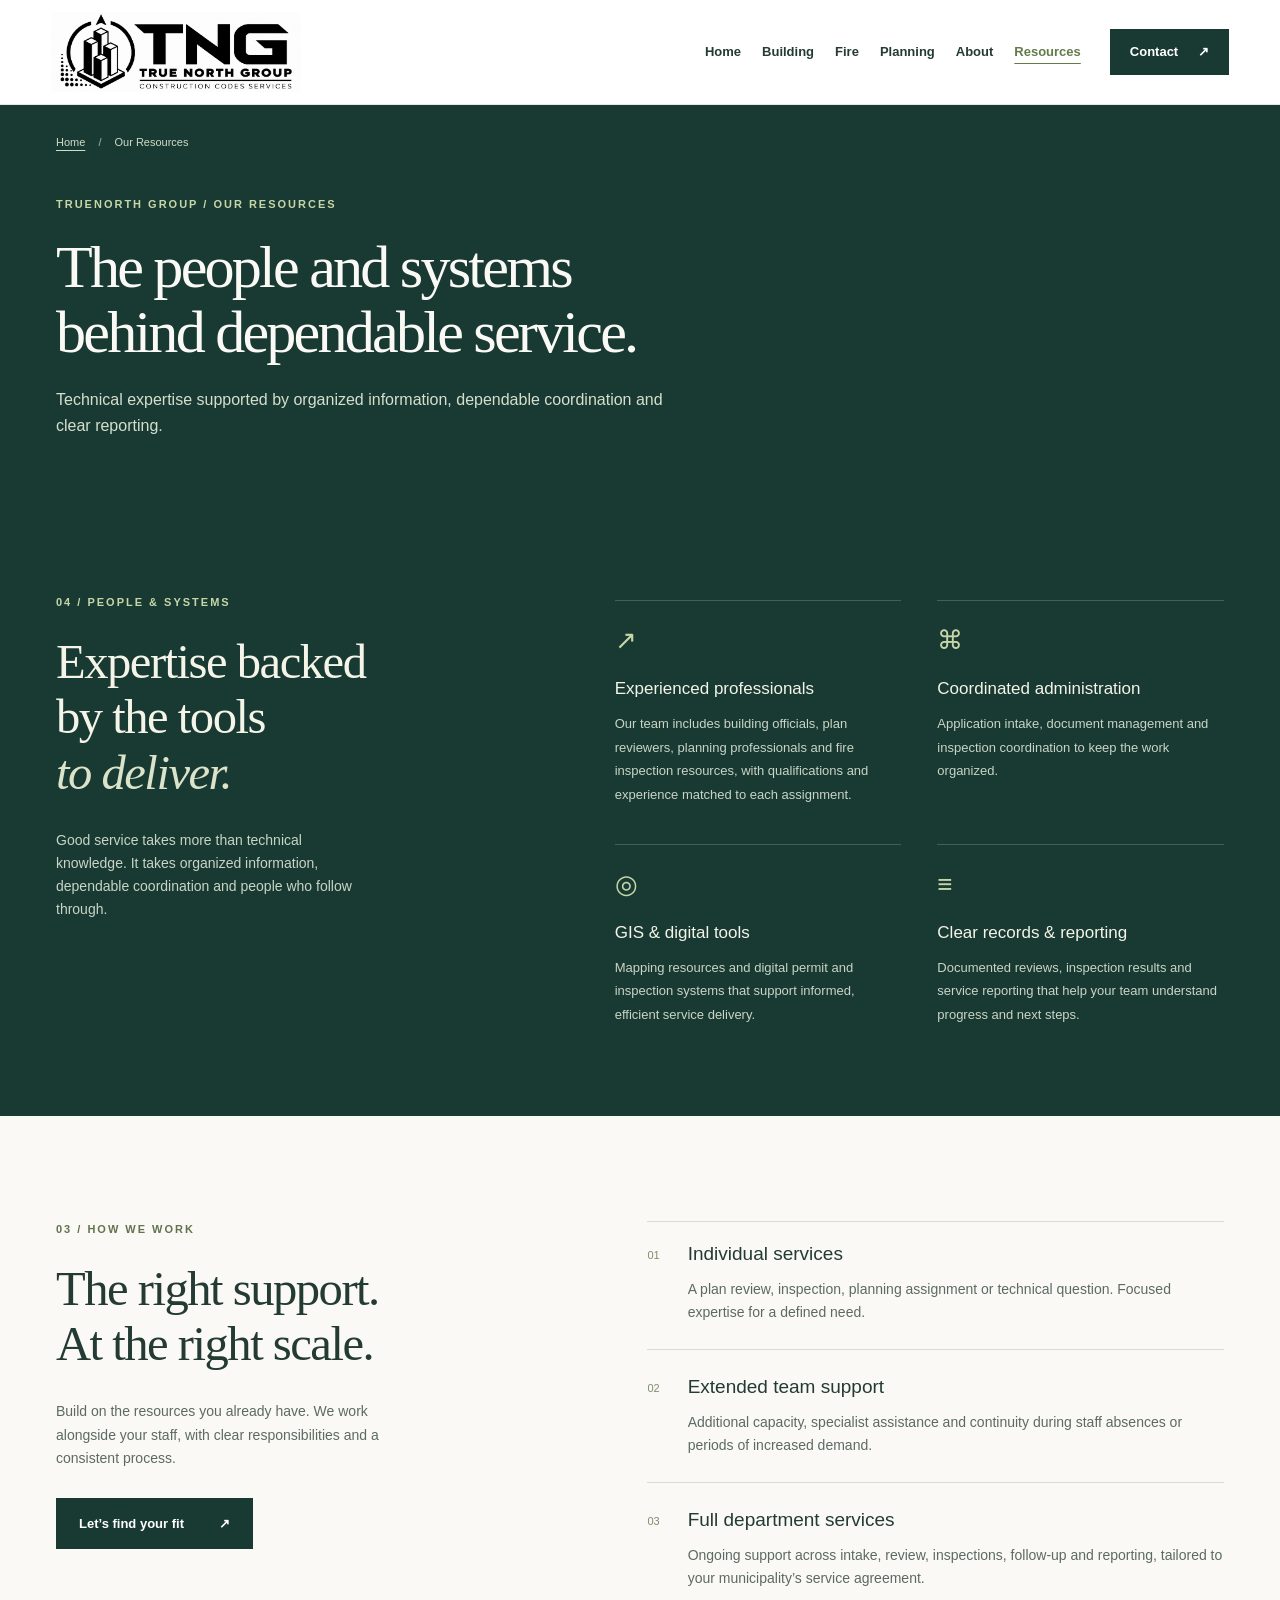
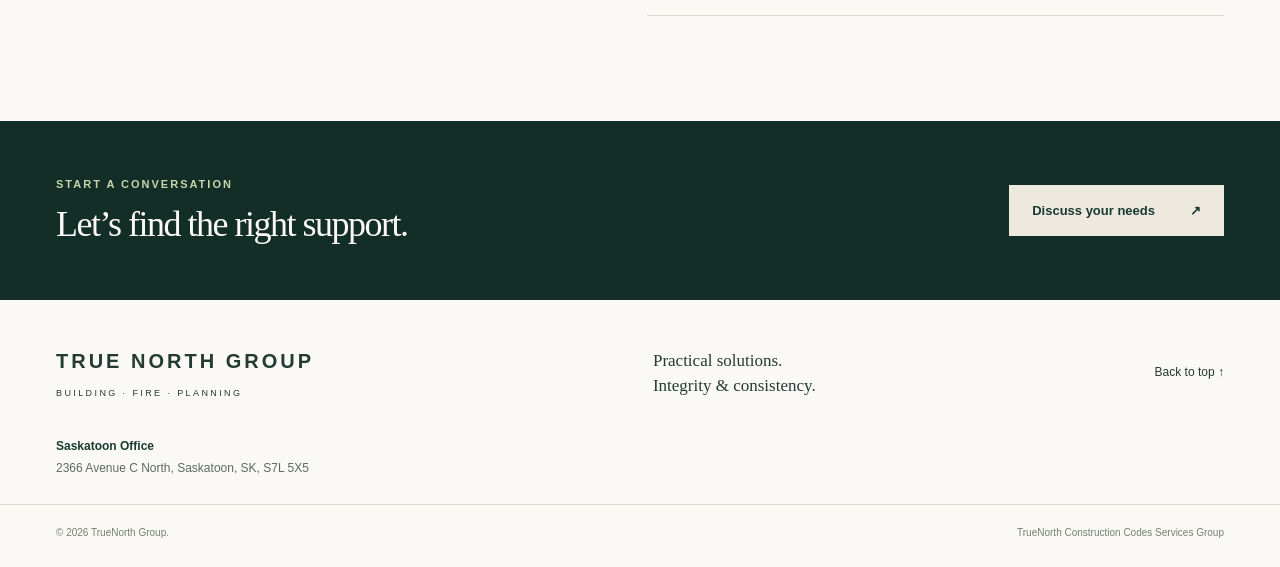
<file: resources.html>
<!doctype html>
<html lang="en-CA">
<head>
<meta charset="utf-8"><meta name="viewport" content="width=device-width,initial-scale=1">
<title>Our Resources | TrueNorth Group</title>
<meta name="description" content="The people, administration, GIS, digital systems and reporting behind coordinated service delivery.">
<meta name="theme-color" content="#193a32"><meta property="og:title" content="Our Resources | TrueNorth Group"><meta property="og:description" content="The people, administration, GIS, digital systems and reporting behind coordinated service delivery."><meta property="og:type" content="website">
<link rel="icon" href="assets/favicon.svg" type="image/svg+xml"><link rel="stylesheet" href="styles.css">
</head>
<body id="top"><a class="skip" href="#main">Skip to content</a><header class="header"><a class="brand" href="index.html" aria-label="TrueNorth Group home"><span class="logo-window"><img src="assets/truenorth-logo.png" alt="TNG — True North Group, Construction Codes Services" width="1774" height="887"></span></a><nav aria-label="Main navigation" id="nav"><a href="index.html">Home</a><a href="building.html">Building</a><a href="fire.html">Fire</a><a href="planning.html">Planning</a><a href="about.html">About</a><a aria-current="page" href="resources.html">Resources</a><a href="contact.html" class="nav-contact">Contact <span aria-hidden="true">↗</span></a></nav><button class="menu-toggle" aria-expanded="false" aria-controls="nav" aria-label="Open navigation">Menu <span aria-hidden="true">☰</span></button></header>
<main id="main"><section class="page-hero"><div class="wrap"><p class="breadcrumbs"><a href="index.html">Home</a><span aria-hidden="true"> / </span>Our Resources</p><p class="eyebrow light">TRUENORTH GROUP / OUR RESOURCES</p><h1>The people and systems<br>behind dependable service.</h1><p>Technical expertise supported by organized information, dependable coordination and clear reporting.</p></div></section><section class="resources-section" id="resources"><div class="wrap resources-inner"><div class="resource-lead"><p class="eyebrow light">04 / PEOPLE & SYSTEMS</p><h2>Expertise backed<br>by the tools<br><em>to deliver.</em></h2><p>Good service takes more than technical knowledge. It takes organized information, dependable coordination and people who follow through.</p></div><div class="resource-grid"><article><span class="resource-icon" aria-hidden="true">↗</span><h3>Experienced professionals</h3><p>Our team includes building officials, plan reviewers, planning professionals and fire inspection resources, with qualifications and experience matched to each assignment.</p></article><article><span class="resource-icon" aria-hidden="true">⌘</span><h3>Coordinated administration</h3><p>Application intake, document management and inspection coordination to keep the work organized.</p></article><article><span class="resource-icon" aria-hidden="true">◎</span><h3>GIS & digital tools</h3><p>Mapping resources and digital permit and inspection systems that support informed, efficient service delivery.</p></article><article><span class="resource-icon" aria-hidden="true">≡</span><h3>Clear records & reporting</h3><p>Documented reviews, inspection results and service reporting that help your team understand progress and next steps.</p></article></div></div></section><section class="section wrap approach" id="approach"><div><p class="eyebrow">03 / HOW WE WORK</p><h2>The right support.<br>At the right scale.</h2><p class="section-intro">Build on the resources you already have. We work alongside your staff, with clear responsibilities and a consistent process.</p><a class="button green" href="contact.html">Let’s find your fit <span aria-hidden="true">↗</span></a></div><div class="approach-list"><article><span>01</span><div><h3>Individual services</h3><p>A plan review, inspection, planning assignment or technical question. Focused expertise for a defined need.</p></div></article><article><span>02</span><div><h3>Extended team support</h3><p>Additional capacity, specialist assistance and continuity during staff absences or periods of increased demand.</p></div></article><article><span>03</span><div><h3>Full department services</h3><p>Ongoing support across intake, review, inspections, follow-up and reporting, tailored to your municipality’s service agreement.</p></div></article></div></section><section class="page-cta"><div class="wrap"><div><p class="eyebrow light">START A CONVERSATION</p><h2>Let’s find the right support.</h2></div><a class="button cream" href="contact.html">Discuss your needs <span aria-hidden="true">↗</span></a></div></section></main><footer><div class="wrap footer-top"><div class="footer-wordmark">TRUE NORTH GROUP<span>BUILDING · FIRE · PLANNING</span></div><p>Practical solutions.<br>Integrity & consistency.</p><a href="#top">Back to top ↑</a></div><div class="wrap office-footer"><address><strong>Saskatoon Office</strong><br>2366 Avenue C North, Saskatoon, SK, S7L 5X5</address></div><div class="wrap footer-bottom"><span>© <span id="year">2026</span> TrueNorth Group.</span><span>TrueNorth Construction Codes Services Group</span></div></footer>
<script src="script.js"></script>
</body></html>
</file>
<file: styles.css>
:root{--green:#193a32;--deep:#132d27;--ink:#243b34;--muted:#5d6a63;--paper:#faf9f5;--cream:#ede9df;--line:#d7dcd2;--accent:#c7d6a9}*{box-sizing:border-box}html{scroll-behavior:smooth;scroll-padding-top:105px}body{margin:0;background:var(--paper);color:var(--ink);font-family:Arial,Helvetica,sans-serif;line-height:1.65;-webkit-font-smoothing:antialiased}a{color:inherit;text-decoration:none}button{font:inherit}a,button,summary{-webkit-tap-highlight-color:transparent}a:focus-visible,button:focus-visible,summary:focus-visible{outline:3px solid #b68c35;outline-offset:6px}.wrap{max-width:1280px;margin:auto;padding-left:56px;padding-right:56px}.header{height:105px;display:flex;align-items:center;justify-content:space-between;padding:0 4%;gap:25px;background:#fff;position:sticky;top:0;z-index:20;border-bottom:1px solid #e5e7df}.brand{width:250px;flex-shrink:0}.logo-window{display:block;width:100%;aspect-ratio:3.15;overflow:hidden;position:relative}.logo-window img{position:absolute;width:112%;height:auto;left:-6%;top:-39%}.header nav{display:flex;align-items:center;gap:27px;font-size:13px;font-weight:600}.header nav>a{white-space:nowrap}.header nav>a:not(.nav-contact):hover{color:#658044}.nav-contact{background:var(--green);color:white;padding:12px 20px;margin-left:8px}.nav-contact span{margin-left:16px}.menu-toggle{display:none}.hero{min-height:690px;height:calc(100svh - 105px);max-height:900px;position:relative;background:linear-gradient(135deg,#657865,#293d33);background-image:url('assets/prairie-river.png');background-position:center 53%;background-size:cover;color:#fff;display:flex;flex-direction:column;justify-content:center}.hero-shade{position:absolute;inset:0;background:linear-gradient(90deg,rgba(12,31,26,.83),rgba(12,31,26,.38) 62%,rgba(12,31,26,.12)),linear-gradient(0deg,rgba(12,31,26,.7),transparent 35%)}.hero-content{position:relative;width:100%;padding-top:50px;padding-bottom:115px}.eyebrow{font-size:11px;letter-spacing:2px;line-height:1.5;font-weight:700;margin:0 0 24px;color:#63734e}.eyebrow.light{color:var(--accent)}.eyebrow span{display:inline-block;width:28px;height:1px;background:currentColor;vertical-align:middle;margin-right:12px}h1,h2,h3,p{margin-top:0}h1{font-family:Georgia,'Times New Roman',serif;font-size:clamp(44px,5.3vw,76px);line-height:1.08;letter-spacing:-2.8px;font-weight:400;margin-bottom:28px}h1 em,h2 em{font-weight:400;color:#dbe3cb}h2{font-family:Georgia,'Times New Roman',serif;font-size:clamp(36px,3.8vw,53px);line-height:1.14;font-weight:400;letter-spacing:-1.5px;margin-bottom:28px}h3{line-height:1.3}.hero-description{max-width:485px;font-size:17px;line-height:1.8;color:#e4e7df}.hero-actions{display:flex;align-items:center;gap:32px;margin-top:36px}.button{display:inline-flex;gap:35px;align-items:center;padding:15px 23px;font-size:13px;font-weight:600;transition:background .2s,transform .2s}.button:hover{transform:translateY(-2px)}.cream{background:var(--cream);color:var(--green)}.cream:hover{background:white}.green{background:var(--green);color:white}.green:hover{background:#315746}.text-link{font-size:13px;border-bottom:1px solid #ffffff70;padding:10px 0}.text-link span{margin-left:15px}.hero-bottom{position:absolute;bottom:28px;left:0;right:0;display:flex;justify-content:space-between;align-items:end;font-size:10px;letter-spacing:1.4px;line-height:1.7;color:#d8dfd3}.hero-bottom>span:first-child{font-size:11px;font-weight:700;letter-spacing:3px}.hero-bottom>span:nth-child(2){margin-right:auto;margin-left:45px;letter-spacing:.3px;font-size:11px}.hero-bottom a span{margin-left:17px;font-size:17px}.intro-strip{background:var(--green);color:#e9eee3}.strip-inner{min-height:85px;display:flex;align-items:center;justify-content:space-between;gap:25px}.strip-inner>span{font-family:Georgia,serif;font-size:23px}.strip-inner p{font-size:12px;color:#ced8ca;margin:0}.strip-inner a{font-size:12px}.strip-inner a span{margin-left:18px}.section{padding-top:105px;padding-bottom:105px}.about{display:grid;grid-template-columns:1fr 1.05fr;gap:100px}.about-copy p{font-size:14px;color:var(--muted);margin-bottom:20px}.about-copy .large-copy{font-size:21px;line-height:1.55;color:var(--ink)}.values{display:flex;gap:25px;border-top:1px solid var(--line);padding-top:23px;margin-top:30px;font-size:12px;font-weight:700}.values span:before{content:'↗';color:#82975f;margin-right:10px}.services-section{padding:95px 0 65px;background:#eeeee6}.section-heading{display:flex;justify-content:space-between;align-items:end;gap:50px;margin-bottom:38px}.section-heading h2{margin-bottom:0}.section-heading>p{font-size:14px;color:var(--muted);margin-bottom:5px}.service-grid{display:grid;grid-template-columns:repeat(3,1fr);gap:22px}.service-card{background:var(--paper);padding:30px 27px 20px;border:1px solid #dedfd4;display:flex;flex-direction:column}.service-top{display:flex;align-items:start;justify-content:space-between;margin-bottom:32px}.service-number{color:#89957c;font-size:11px;letter-spacing:1px}.service-top svg{width:43px;height:43px;stroke:var(--green);stroke-width:1.2;fill:none;stroke-linejoin:round;stroke-linecap:round}.service-card h3{font-family:Georgia,serif;font-weight:400;font-size:33px;margin-bottom:15px}.service-card>p{font-size:14px;line-height:1.7;color:var(--muted);min-height:70px}.service-card ul{padding:0;margin:8px 0 30px;list-style:none;font-size:12px;line-height:1.65}.service-card li{padding:8px 0;border-bottom:1px solid #e1e3d9}.service-card li:before{content:'—';color:#8d9a80;margin-right:9px}.service-card details{border-top:1px solid #cbd1c1;padding-top:18px;margin-top:auto}.service-card summary{font-size:12px;font-weight:700;cursor:pointer;list-style:none;display:flex;justify-content:space-between;align-items:center;gap:8px}.service-card summary::-webkit-details-marker{display:none}.service-card summary span{font-size:22px;line-height:1;font-weight:400;transition:transform .2s}.service-card details[open] summary span{transform:rotate(45deg)}.service-card details p{font-size:13px;color:var(--muted);margin:18px 0 12px}.service-card details a{font-size:12px;border-bottom:1px solid #8d9a80}.scope-note{font-size:11px;color:#6a7466;margin:25px 0 0}.approach{display:grid;grid-template-columns:1fr 1.15fr;gap:90px}.section-intro{font-size:14px;color:var(--muted);max-width:350px;margin-bottom:28px}.approach-list article{display:flex;gap:28px;padding:25px 0;border-top:1px solid var(--line)}.approach-list article:first-child{padding-top:20px}.approach-list article:last-child{border-bottom:1px solid var(--line)}.approach-list article>span{font-size:11px;color:#7e8d6d;padding-top:4px}.approach-list h3{font-size:19px;font-weight:500;margin-bottom:11px}.approach-list p{font-size:14px;color:var(--muted);margin:0}.resources-section{background:var(--green);color:#f4f4e9;padding:90px 0}.resources-inner{display:grid;grid-template-columns:1fr 1.3fr;gap:90px}.resource-lead>p:last-child{font-size:14px;color:#c9d4c7;max-width:310px}.resource-grid{display:grid;grid-template-columns:1fr 1fr;gap:38px 36px;padding-top:6px}.resource-grid article{border-top:1px solid #ffffff30;padding-top:18px}.resource-icon{display:block;font-size:26px;color:var(--accent);margin-bottom:16px}.resource-grid h3{font-size:17px;font-weight:500;margin-bottom:12px}.resource-grid p{font-size:13px;color:#c9d4c7;margin:0;line-height:1.8}.partnership{display:grid;grid-template-columns:1fr 1fr;gap:90px}.partner-panel{border-left:1px solid var(--line);padding-left:45px}.partner-label{font-size:10px;letter-spacing:1.5px;color:#718164}.partner-panel h3{font-size:46px;letter-spacing:-2px;margin:22px 0 25px;line-height:1.1}.partner-panel h3 span{display:block;font-size:12px;letter-spacing:.4px;font-weight:400;margin-top:9px}.partner-panel p{font-size:14px;color:var(--muted)}.partner-link{display:flex;justify-content:space-between;border-bottom:1px solid var(--line);padding:14px 0;font-size:13px;font-weight:600}.resource-links{background:#eeeee6;padding:40px 0}.resource-links-inner{display:grid;grid-template-columns:1.3fr 1fr;gap:80px;align-items:center}.resource-links h3{font-family:Georgia,serif;font-size:25px;font-weight:400;margin-bottom:10px}.resource-links p{font-size:13px;color:var(--muted);margin-bottom:0}.resource-links .eyebrow{margin-bottom:15px}.resource-links-inner>div:last-child a{display:flex;justify-content:space-between;gap:15px;font-size:13px;padding:13px 0;border-bottom:1px solid #cdd1c4}.contact-section{padding:90px 0;background:var(--deep);color:#f6f5ec}.contact-section .section-heading{align-items:center;margin-bottom:55px}.contact-intro{max-width:350px}.contact-intro p{font-size:14px;color:#c9d4c7}.general-contact{font-size:22px;border-bottom:1px solid #aebca9;padding-bottom:8px;display:flex;justify-content:space-between}.contact-grid{display:grid;grid-template-columns:repeat(3,1fr);border-top:1px solid #ffffff30}.contact-grid a{position:relative;padding:25px 20px 5px 0}.contact-grid a:not(:first-child){padding-left:28px;border-left:1px solid #ffffff30}.contact-grid span{display:block;font-size:10px;letter-spacing:1.5px;color:#b6c8a3;margin-bottom:15px}.contact-grid strong{font-weight:400;font-size:19px}.contact-grid i{position:absolute;right:18px;top:23px;font-size:20px;font-style:normal}footer{background:var(--paper);padding-top:45px;padding-bottom:25px}.footer-top{display:flex;align-items:center;justify-content:space-between;padding-bottom:35px}.footer-wordmark{font-size:20px;letter-spacing:3px;font-weight:700}.footer-wordmark span{display:block;font-size:9px;letter-spacing:2.4px;font-weight:400;margin-top:8px}.footer-top p{font-family:Georgia,serif;font-size:17px;line-height:1.5;margin:0}.footer-top>a{font-size:12px}.footer-bottom{display:flex;justify-content:space-between;border-top:1px solid var(--line);padding-top:20px;color:#748071;font-size:10px}.skip{position:fixed;top:-100px;left:20px;z-index:100;background:white;padding:10px 20px}.skip:focus{top:12px}.sr-only{position:absolute;width:1px;height:1px;overflow:hidden;clip:rect(0,0,0,0);white-space:nowrap}a:hover{opacity:.88}.button:hover,.brand:hover{opacity:1}@media(min-width:1500px){.header{padding:0 max(4%,calc((100vw - 1280px)/2))}}@media(max-width:1050px){.header nav{gap:16px;font-size:12px}.brand{width:205px}.wrap{padding-left:35px;padding-right:35px}.about,.approach,.resources-inner,.partnership{gap:50px}.service-card{padding:24px 20px 20px}.contact-grid strong{font-size:16px}.strip-inner p{max-width:270px}.resource-links-inner{gap:40px}}@media(max-width:800px){html{scroll-padding-top:85px}.header{height:85px;padding:0 24px}.brand{width:215px}.menu-toggle{display:flex;gap:14px;align-items:center;background:none;border:0;color:var(--green);font-size:12px;padding:12px 0;cursor:pointer}.header nav{display:none;position:absolute;top:85px;left:0;right:0;background:white;padding:20px 25px;box-shadow:0 8px 10px #0001;align-items:stretch;font-size:14px}.header nav.open{display:flex;flex-direction:column;gap:0}.header nav a{padding:13px 0}.header nav .nav-contact{margin:12px 0 0;padding:13px 20px}.hero{height:auto;min-height:680px}.hero-content{padding-top:75px;padding-bottom:145px}h1{font-size:57px}.hero-bottom>span:nth-child(2){display:none}.section{padding-top:75px;padding-bottom:75px}.about,.approach,.resources-inner,.partnership{grid-template-columns:1fr;gap:30px}.about h2{margin-bottom:0}.section-heading{align-items:start;gap:20px}.section-heading>p{max-width:210px}.service-grid{grid-template-columns:1fr}.service-card{padding:30px}.service-top{margin-bottom:12px}.service-card>p{min-height:0;max-width:500px}.service-card ul{columns:2;column-gap:30px}.service-card li{break-inside:avoid}.services-section{padding-top:75px}.resources-section{padding:70px 0}.resource-lead h2 br:nth-child(2){display:none}.resource-lead>p:last-child{max-width:550px}.partner-panel{padding-left:25px}.resource-links-inner{grid-template-columns:1fr;gap:20px}.contact-section .section-heading{align-items:start;flex-direction:column;gap:30px}.contact-intro{max-width:500px}.contact-grid strong{font-size:16px}.contact-grid a:not(:first-child){padding-left:15px}.contact-grid i{right:6px}.footer-top p{display:none}}@media(max-width:520px){.wrap{padding-left:24px;padding-right:24px}.header{padding:0 20px}.brand{width:200px}.hero{min-height:655px}.hero-content{padding-top:65px;padding-bottom:135px}.hero .eyebrow{font-size:10px;letter-spacing:1.7px}h1{font-size:44px;letter-spacing:-1.9px;line-height:1.13}h1 em{display:inline-block;max-width:350px}.hero-description{font-size:15px;max-width:340px}.hero-actions{align-items:start;flex-direction:column;gap:15px;margin-top:28px}.hero-bottom{font-size:8px;bottom:25px}.hero-bottom>span:first-child{font-size:9px;letter-spacing:2px}.hero-bottom a span{margin-left:6px}.strip-inner{padding-top:23px;padding-bottom:23px;display:block}.strip-inner>span{font-size:22px}.strip-inner p{margin:6px 0 12px;max-width:none;font-size:11px}.strip-inner a{font-size:11px}.section{padding-top:60px;padding-bottom:60px}h2{font-size:38px}.eyebrow{font-size:10px;margin-bottom:20px}.about-copy .large-copy{font-size:20px}.values{gap:18px;font-size:10px}.section-heading{flex-direction:column;gap:18px}.section-heading>p{max-width:100%;font-size:13px}.section-heading>p br{display:none}.service-card{padding:26px 23px}.service-card ul{columns:1;font-size:12px}.service-card h3{font-size:31px}.services-section{padding:60px 0 45px}.approach-list article{gap:20px}.approach-list h3{font-size:18px}.resource-grid{grid-template-columns:1fr;gap:28px}.resource-grid article{position:relative;padding-left:45px}.resource-icon{position:absolute;left:0;top:14px}.resources-section{padding:60px 0}.resource-lead h2 br:nth-child(2){display:block}.partner-panel{padding-left:20px}.resource-links{padding:35px 0}.resource-links h3{font-size:24px}.contact-section{padding:60px 0}.contact-grid{grid-template-columns:1fr}.contact-grid a,.contact-grid a:not(:first-child){padding:22px 0;border-left:0;border-bottom:1px solid #ffffff30}.contact-grid span{margin-bottom:10px}.contact-grid strong{font-size:21px}.contact-grid i{right:0}.footer-wordmark{font-size:15px;letter-spacing:2px}.footer-wordmark span{font-size:8px;letter-spacing:1.6px}.footer-bottom{gap:12px;flex-direction:column;padding-top:18px}.footer-top{gap:15px}.footer-top>a{font-size:10px}}@media(prefers-reduced-motion:reduce){html{scroll-behavior:auto}*{transition:none!important}}

.partner-panel h3.team-heading{font-family:Georgia,serif;font-weight:400;font-size:38px;letter-spacing:-1px}.partner-panel h3.team-heading span{font-family:Arial,Helvetica,sans-serif;font-size:14px;letter-spacing:0;line-height:1.6}
/* Shared navigation and dedicated pages. */
.header nav{gap:21px}.header nav a[aria-current="page"]:not(.nav-contact){color:#637b49;text-decoration:underline;text-underline-offset:7px}.header nav .nav-contact[aria-current="page"]{background:#315746}.service-page-link{border-top:1px solid #cbd1c1;padding-top:18px;margin-top:auto;font-size:12px;font-weight:700;display:flex;align-items:center;justify-content:space-between}.page-hero{padding:28px 0 65px;background:var(--green);color:var(--paper)}.breadcrumbs{font-size:11px;color:#d0dbc9;margin-bottom:45px}.breadcrumbs span{padding:0 10px;color:#a6b99c}.breadcrumbs a{text-decoration:underline;text-underline-offset:4px}.page-hero h1{font-size:clamp(40px,4.7vw,66px);margin-bottom:22px}.page-hero>.wrap>p:last-child{font-size:16px;color:#d6dfcf;max-width:620px;margin-bottom:0}.page-hero .eyebrow{margin-bottom:22px}.page-cta{background:var(--deep);color:var(--paper);padding:55px 0}.page-cta>.wrap{display:flex;align-items:center;justify-content:space-between;gap:30px}.page-cta h2{font-size:36px;margin:0}.page-cta .eyebrow{margin-bottom:12px}.home-resources{background:var(--green);color:var(--paper);padding:75px 0}.home-resources>.wrap{display:grid;grid-template-columns:1fr 1fr;gap:80px;align-items:center}.home-resources h2{margin:0}.home-resources p:not(.eyebrow){font-size:16px;line-height:1.8;color:#d6dfcf;margin-bottom:26px}.service-detail{display:grid;grid-template-columns:1fr 1fr;gap:95px}.service-detail .section-intro{max-width:450px}.service-detail .button{gap:20px}.service-offering{padding:35px;background:#eeeee6;border:1px solid #dedfd4}.offering-title{display:flex;align-items:center;gap:22px;margin-bottom:20px}.offering-title svg{width:44px;height:44px;stroke:var(--green);stroke-width:1.2;fill:none;stroke-linejoin:round;stroke-linecap:round}.offering-title h3{font-family:Georgia,serif;font-size:29px;font-weight:400;margin:0}.service-offering ul{list-style:none;padding:0;margin:0}.service-offering li{padding:14px 0;border-bottom:1px solid #ccd2c3;font-size:14px}.service-offering li:before{content:'—';color:#7e8d6d;margin-right:12px}.service-detail+.approach{padding-top:0}.related-services{padding-top:0;padding-bottom:75px}.related-services h3{font-family:Georgia,serif;font-size:28px;font-weight:400}.related-services>div{display:flex;gap:25px}.related-services a{flex:1;border-top:1px solid var(--line);border-bottom:1px solid var(--line);padding:20px 0;display:flex;justify-content:space-between;font-size:14px}.contact-guide{display:grid;grid-template-columns:1fr 1fr;gap:90px}.contact-guide p,.contact-guide li{font-size:14px;color:var(--muted)}.contact-guide ul{padding-left:20px}.contact-guide li{padding:6px 0}.contact-guide a{color:var(--green);text-decoration:underline}.contact-guide>div>p{max-width:430px}.contact-guide h3{font-size:20px;font-weight:500}.footer-top>a{white-space:nowrap}
@media(max-width:1100px) and (min-width:801px){.header nav{gap:14px;font-size:11px}.brand{width:200px}.nav-contact{margin-left:0;padding:11px 14px}}
@media(max-width:800px){.header nav{gap:0;font-size:14px}.service-detail,.contact-guide{grid-template-columns:1fr;gap:35px}.home-resources>.wrap{gap:35px}.page-hero{padding-bottom:50px}.service-detail .section-intro{max-width:600px}.page-cta h2{font-size:30px}.page-cta .button{gap:15px;white-space:nowrap}}
@media(max-width:520px){.home-resources>.wrap{grid-template-columns:1fr}.home-resources{padding:55px 0}.page-hero h1{font-size:40px;letter-spacing:-1.5px}.page-hero>.wrap>p:last-child{font-size:14px}.breadcrumbs{margin-bottom:35px}.page-cta>.wrap{align-items:start;flex-direction:column}.service-offering{padding:25px}.related-services>div{flex-direction:column;gap:0}.related-services{padding-bottom:55px}.contact-guide{gap:25px}}
/* Legal service name and Saskatoon office. */
.office-footer{padding-bottom:25px}.office-footer address{font-size:12px;line-height:1.8;font-style:normal;color:var(--muted)}.office-footer strong{color:var(--green);font-weight:600}.office-section{background:#eeeee6;padding:55px 0}.office-section>.wrap{display:grid;grid-template-columns:1fr 1fr;gap:90px;align-items:center}.office-section h2{font-size:36px;margin:0}.office-section address{font-size:16px;line-height:1.9;font-style:normal}.office-section strong{font-size:15px}@media(max-width:1100px){}@media(max-width:800px){.office-section>.wrap{grid-template-columns:1fr;gap:25px}}@media(max-width:520px){.office-section h2{font-size:30px}}
/* Keep the north arrow fully inside the logo frame at every screen size. */
.logo-window img{width:104%;left:-2%;top:-28%}
</file>
